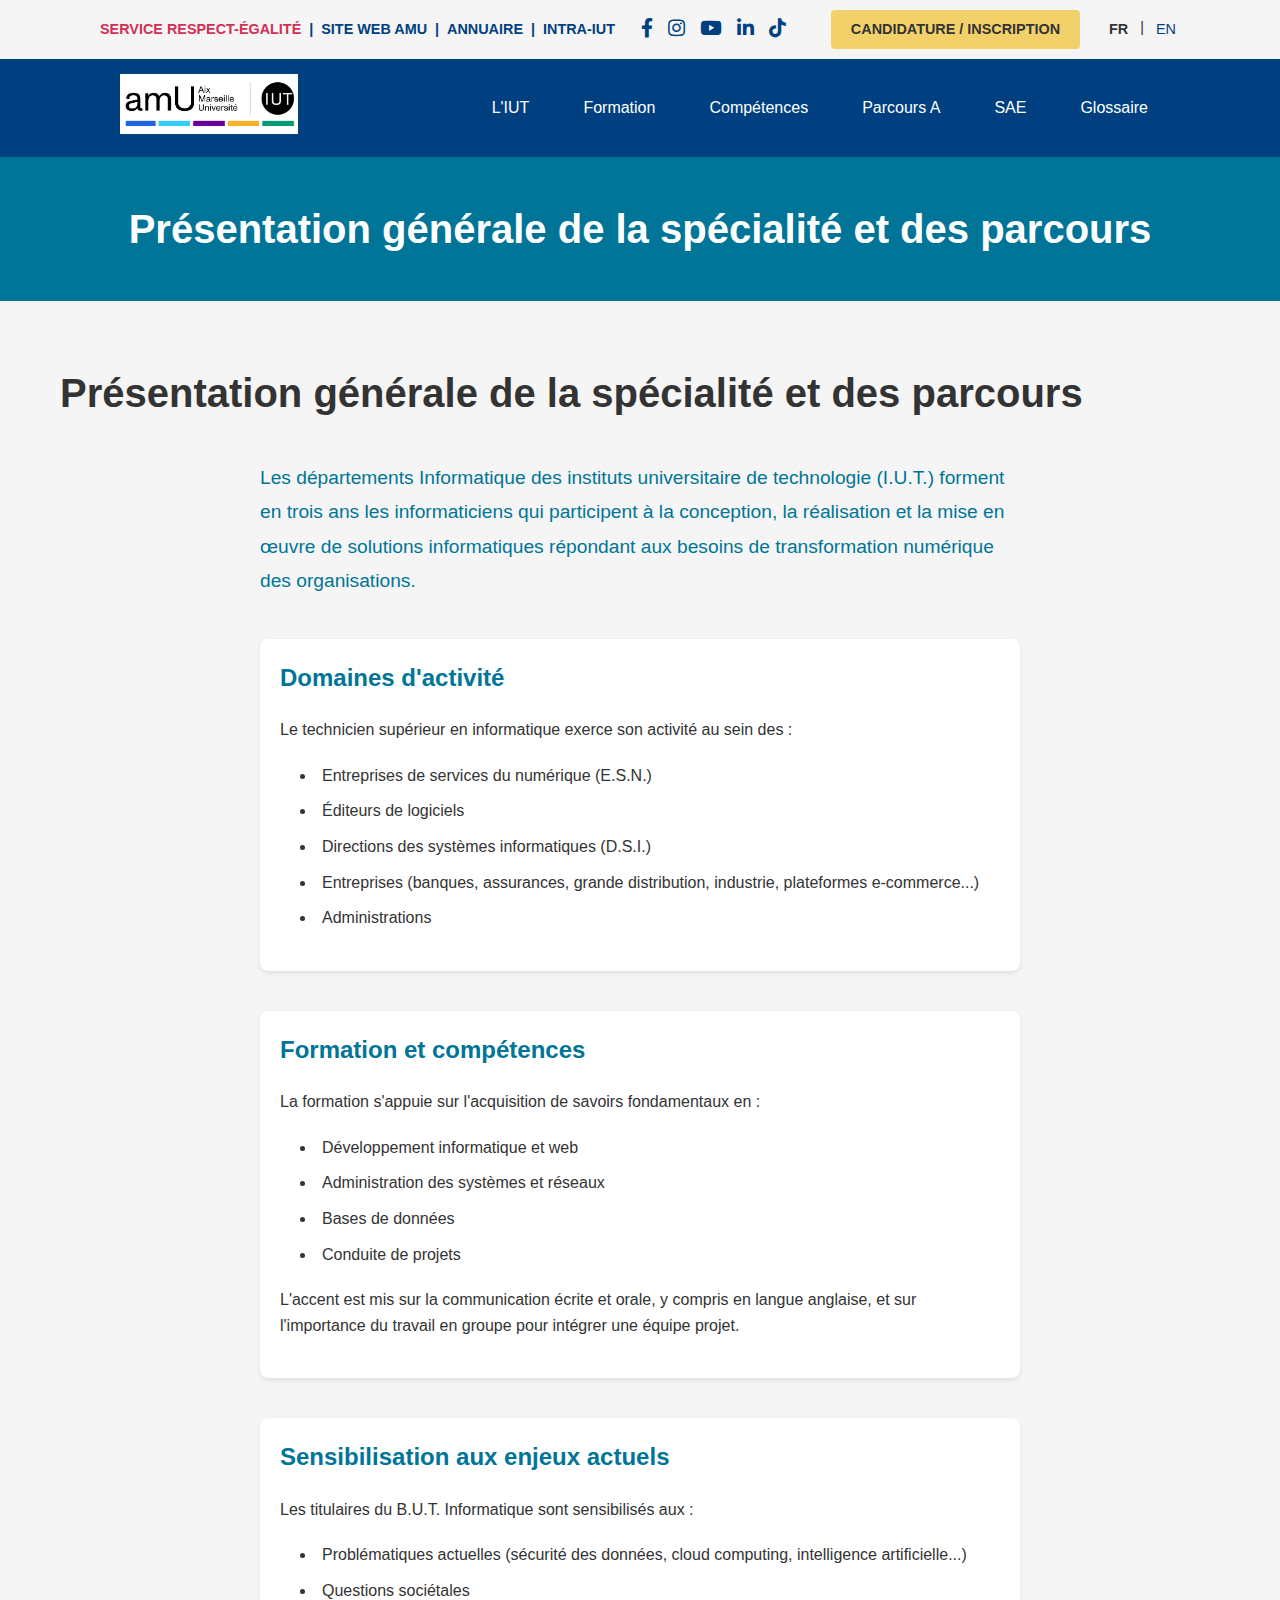
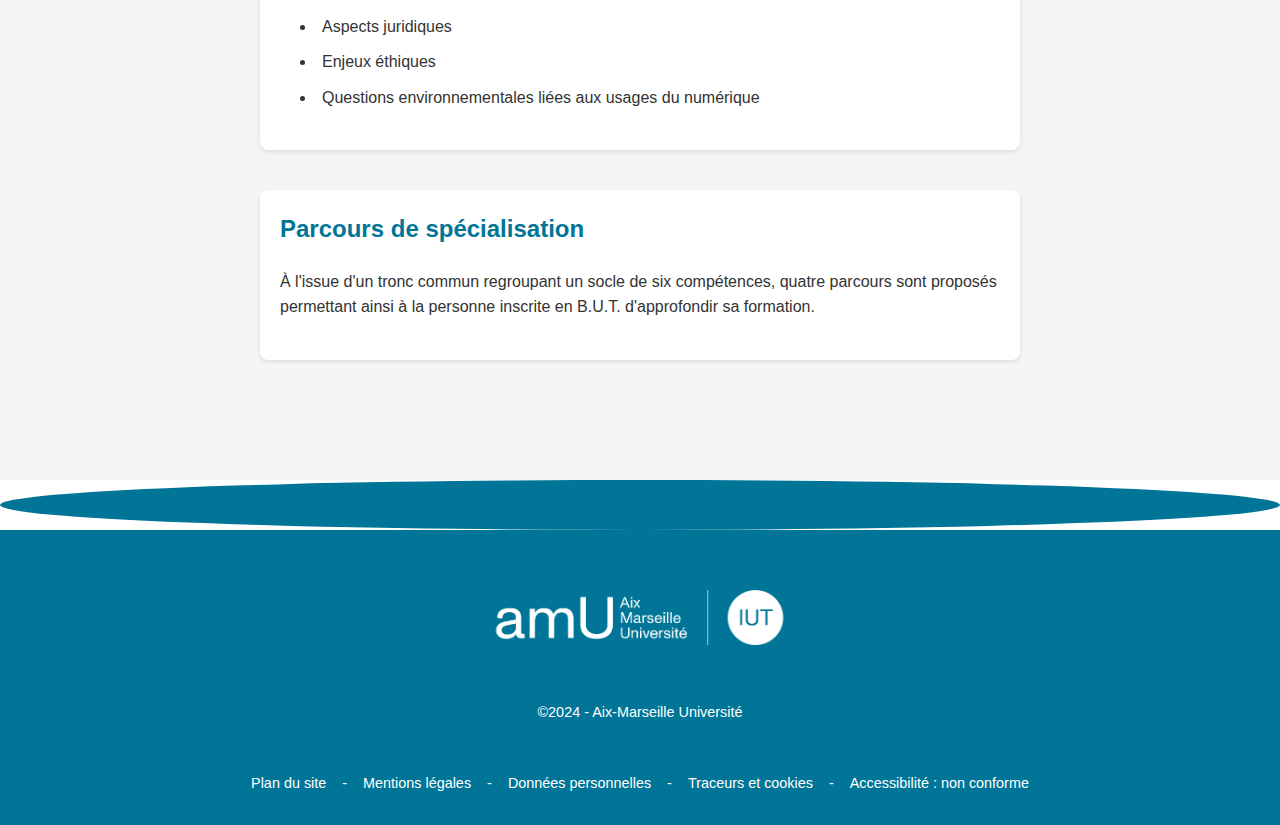
<file: index.html>
<!DOCTYPE html>
<html lang="fr">
<head>
    <meta charset="UTF-8">
    <meta name="viewport" content="width=device-width, initial-scale=1.0">
    <title>BUT Informatique Arles - IUT d'Aix-Marseille</title>
    <link rel="stylesheet" href="css/style.css">
    <link rel="stylesheet" href="css/header.css">
    <link rel="stylesheet" href="css/footer.css">
    <link rel="shortcut icon" href="./img/favicon.ico" type="image/x-icon">
    <link rel="stylesheet" href="https://cdnjs.cloudflare.com/ajax/libs/font-awesome/5.15.4/css/all.min.css">
    <link rel="stylesheet" href="https://cdnjs.cloudflare.com/ajax/libs/font-awesome/5.15.4/css/all.min.css">
</head>
<body>
    <header>
        <!-- En-tête supérieur -->
        <div class="header-top">
            <div class="container">
                <nav class="top-nav">
                    <a href="https://www.univ-amu.fr/fr/public/respect-egalite" class="highlight">SERVICE RESPECT-ÉGALITÉ</a>
                    <a href="https://www.univ-amu.fr/">SITE WEB AMU</a>
                    <a href="https://annuaire.univ-amu.fr/">ANNUAIRE</a>
                    <a href="https://intra-iut.univ-amu.fr/?check_logged_in=1">INTRA-IUT</a>
                </nav>
                <div class="top-right">
                    <div class="social-icons">
                        <a href="https://iut.univ-amu.fr/fr/actus-reseaux-sociaux"><i class="fab fa-facebook-f"></i></a>
                        <a href="https://www.instagram.com/iutaixmars/"><i class="fab fa-instagram"></i></a>
                        <a href="https://www.youtube.com/channel/UCWDTfF0ved1c_bChVrRjjog"><i class="fab fa-youtube"></i></a>
                        <a href="https://www.linkedin.com/school/iut-aix-marseille/?viewAsMember=true"><i class="fab fa-linkedin-in"></i></a>
                        <a href="https://www.tiktok.com/@iutaixmars"><i class="fab fa-tiktok"></i></a>
                    </div>
                    <a href="https://iut.univ-amu.fr/fr/candidature-inscription" class="btn-inscription">CANDIDATURE / INSCRIPTION</a>
                    <div class="lang-switch">
                        <a href="index.html" class="active">FR</a> |
                        <a href="index-en.html">EN</a>
                    </div>
                </div>
            </div>
        </div>

        <!-- En-tête principal -->
        <div class="header-main">
            <div class="container">
                <div class="logo">
                    <img src="./img/Logo IUT couleurs.png" alt="Logo AMU">
                </div>
                <nav class="main-nav">
                    <a href="./index.html" class="active">L'IUT</a>
                    <a href="./formation.html">Formation</a>
                    <a href="./competences.html">Compétences</a>
                    <a href="./parcours-a.html">Parcours A</a>
                    <a href="./sae.html">SAE</a>
                    <a href="./glossaire.html">Glossaire</a>
                </nav>
            </div>
        </div>
    </header>

    <main>
        <section class="hero-small">
            <div class="container">
                <h1>Présentation générale de la spécialité et des parcours</h1>
            </div>
        </section>

        <section id="presentation" class="section-light">
            <div class="container">
                <h1>Présentation générale de la spécialité et des parcours</h1>
                
                <div class="presentation-content">
                    <p class="intro">
                        Les départements Informatique des instituts universitaire de technologie (I.U.T.) forment en trois ans les informaticiens 
                        qui participent à la conception, la réalisation et la mise en œuvre de solutions informatiques répondant aux besoins de 
                        transformation numérique des organisations.
                    </p>

                    <div class="info-block">
                        <h2>Domaines d'activité</h2>
                        <p>
                            Le technicien supérieur en informatique exerce son activité au sein des :
                        </p>
                        <ul>
                            <li>Entreprises de services du numérique (E.S.N.)</li>
                            <li>Éditeurs de logiciels</li>
                            <li>Directions des systèmes informatiques (D.S.I.)</li>
                            <li>Entreprises (banques, assurances, grande distribution, industrie, plateformes e-commerce...)</li>
                            <li>Administrations</li>
                        </ul>
                    </div>

                    <div class="info-block">
                        <h2>Formation et compétences</h2>
                        <p>
                            La formation s'appuie sur l'acquisition de savoirs fondamentaux en :
                        </p>
                        <ul>
                            <li>Développement informatique et web</li>
                            <li>Administration des systèmes et réseaux</li>
                            <li>Bases de données</li>
                            <li>Conduite de projets</li>
                        </ul>
                        <p>
                            L'accent est mis sur la communication écrite et orale, y compris en langue anglaise, 
                            et sur l'importance du travail en groupe pour intégrer une équipe projet.
                        </p>
                    </div>

                    <div class="info-block">
                        <h2>Sensibilisation aux enjeux actuels</h2>
                        <p>
                            Les titulaires du B.U.T. Informatique sont sensibilisés aux :
                        </p>
                        <ul>
                            <li>Problématiques actuelles (sécurité des données, cloud computing, intelligence artificielle...)</li>
                            <li>Questions sociétales</li>
                            <li>Aspects juridiques</li>
                            <li>Enjeux éthiques</li>
                            <li>Questions environnementales liées aux usages du numérique</li>
                        </ul>
                    </div>

                    <div class="info-block">
                        <h2>Parcours de spécialisation</h2>
                        <p>
                            À l'issue d'un tronc commun regroupant un socle de six compétences, 
                            quatre parcours sont proposés permettant ainsi à la personne inscrite en B.U.T. 
                            d'approfondir sa formation.
                        </p>
                    </div>
                </div>
            </div>
        </section>
    </main>

    <footer>
        <div class="container">
            <div class="footer-content">
                <div class="footer-logo">
                    <img src="./img/Logo IUT blanc.png" alt="Logo AMU">
                </div>
                <div class="footer-copyright">
                    ©2024 - Aix-Marseille Université
                </div>
                <div class="footer-links">
                    <a href="https://iut.univ-amu.fr/fr/plan-site">Plan du site</a>
                    <span>-</span>
                    <a href="https://www.univ-amu.fr/fr/public/mentions-legales">Mentions légales</a>
                    <span>-</span>
                    <a href="https://www.univ-amu.fr/fr/public/donnees-personnelles-et-saisine-du-dpo">Données personnelles</a>
                    <span>-</span>
                    <a href="https://www.univ-amu.fr/fr/public/traceurs-et-cookies">Traceurs et cookies</a>
                    <span>-</span>
                    <a href="https://iut.univ-amu.fr/fr/declaration-daccessibilite">Accessibilité : non conforme</a>
                </div>
            </div>
        </div>
    </footer>
</body>
</html>
</file>
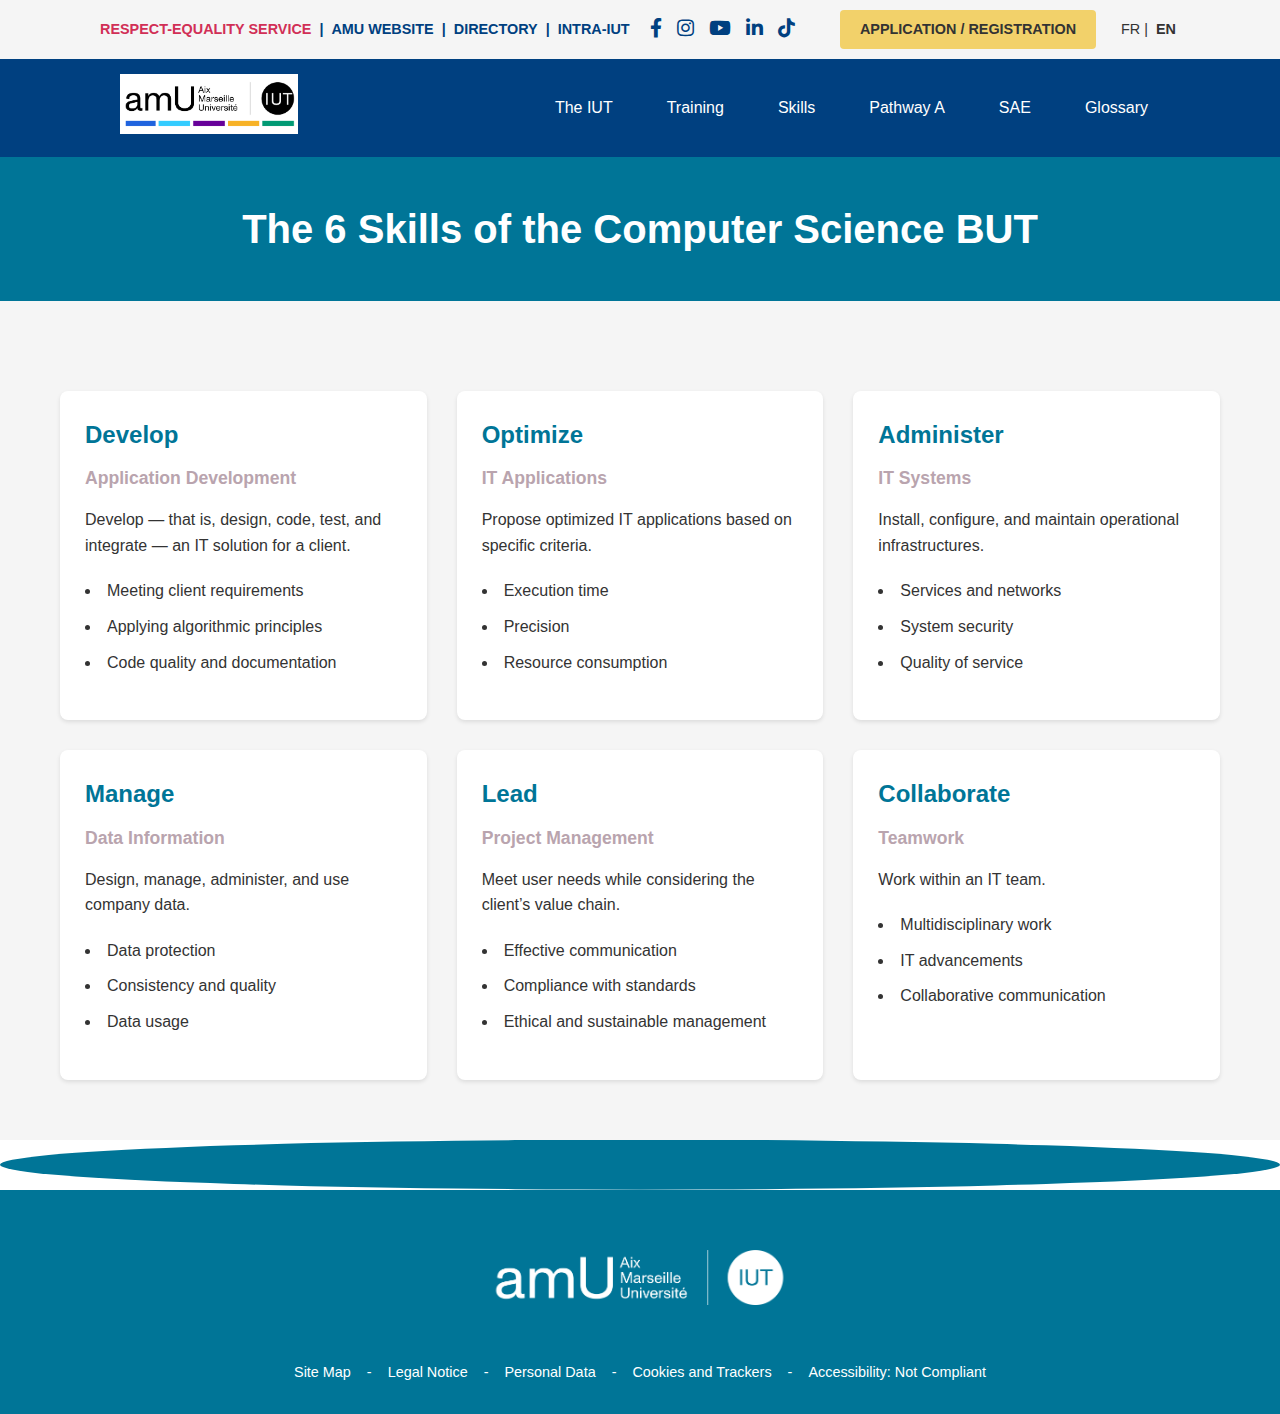
<file: competences-en.html>
<!DOCTYPE html>
<html lang="en">
<head>
    <meta charset="UTF-8">
    <meta name="viewport" content="width=device-width, initial-scale=1.0">
    <title>Skills - Computer Science BUT - IUT of Aix-Marseille</title>
    <link rel="stylesheet" href="css/style.css">
    <link rel="stylesheet" href="css/header.css">
    <link rel="stylesheet" href="css/footer.css">
    <link rel="shortcut icon" href="./img/favicon.ico" type="image/x-icon">
    <link rel="stylesheet" href="https://cdnjs.cloudflare.com/ajax/libs/font-awesome/5.15.4/css/all.min.css">
    <link rel="stylesheet" href="https://cdnjs.cloudflare.com/ajax/libs/font-awesome/5.15.4/css/all.min.css">
</head>
<body>
    <header>
        <div class="header-top">
            <div class="container">
                <nav class="top-nav">
                    <a href="https://www.univ-amu.fr/fr/public/respect-egalite">RESPECT-EQUALITY SERVICE</a>
                    <a href="https://www.univ-amu.fr/">AMU WEBSITE</a>
                    <a href="https://annuaire.univ-amu.fr/">DIRECTORY</a>
                    <a href="https://intra-iut.univ-amu.fr/?check_logged_in=1">INTRA-IUT</a>
                </nav>
                <div class="top-right">
                    <div class="social-icons">
                        <a href="https://iut.univ-amu.fr/fr/actus-reseaux-sociaux"><i class="fab fa-facebook-f"></i></a>
                        <a href="https://www.instagram.com/iutaixmars/"><i class="fab fa-instagram"></i></a>
                        <a href="https://www.youtube.com/channel/UCWDTfF0ved1c_bChVrRjjog"><i class="fab fa-youtube"></i></a>
                        <a href="https://www.linkedin.com/school/iut-aix-marseille/?viewAsMember=true"><i class="fab fa-linkedin-in"></i></a>
                        <a href="https://www.tiktok.com/@iutaixmars"><i class="fab fa-tiktok"></i></a>
                    </div>
                    <a href="https://iut.univ-amu.fr/fr/candidature-inscription" class="btn-inscription">APPLICATION / REGISTRATION</a>
                    <div class="lang-switch">
                        <FR href="competences.html">FR</a> |
                        <a href="competences-en.html"class="active">EN</a>
                    </div>
                </div>
            </div>
        </div>
        <div class="header-main">
            <div class="container">
                <div class="logo">
                    <img src="./img/Logo IUT couleurs.png" alt="AMU Logo">
                </div>
                <nav class="main-nav">
                    <a href="./index-en.html">The IUT</a>
                    <a href="./formation-en.html">Training</a>
                    <a href="./competences-en.html" class="active">Skills</a>
                    <a href="./parcours-a-en.html">Pathway A</a>
                    <a href="./sae-en.html">SAE</a>
                    <a href="./glossaire-en.html">Glossary</a>
                </nav>
            </div>
        </div>
    </header>


    <main>
        <section class="hero-small">
            <div class="container">
                <h1>The 6 Skills of the Computer Science BUT</h1>
            </div>
        </section>

        <section class="section-light">
            <div class="container">
                <div class="competences-grid">
                    <div class="competence-card">
                        <h3>Develop</h3>
                        <h4>Application Development</h4>
                        <p>Develop — that is, design, code, test, and integrate — an IT solution for a client.</p>
                        <ul>
                            <li>Meeting client requirements</li>
                            <li>Applying algorithmic principles</li>
                            <li>Code quality and documentation</li>
                        </ul>
                    </div>

                    <div class="competence-card">
                        <h3>Optimize</h3>
                        <h4>IT Applications</h4>
                        <p>Propose optimized IT applications based on specific criteria.</p>
                        <ul>
                            <li>Execution time</li>
                            <li>Precision</li>
                            <li>Resource consumption</li>
                        </ul>
                    </div>

                    <div class="competence-card">
                        <h3>Administer</h3>
                        <h4>IT Systems</h4>
                        <p>Install, configure, and maintain operational infrastructures.</p>
                        <ul>
                            <li>Services and networks</li>
                            <li>System security</li>
                            <li>Quality of service</li>
                        </ul>
                    </div>

                    <div class="competence-card">
                        <h3>Manage</h3>
                        <h4>Data Information</h4>
                        <p>Design, manage, administer, and use company data.</p>
                        <ul>
                            <li>Data protection</li>
                            <li>Consistency and quality</li>
                            <li>Data usage</li>
                        </ul>
                    </div>

                    <div class="competence-card">
                        <h3>Lead</h3>
                        <h4>Project Management</h4>
                        <p>Meet user needs while considering the client’s value chain.</p>
                        <ul>
                            <li>Effective communication</li>
                            <li>Compliance with standards</li>
                            <li>Ethical and sustainable management</li>
                        </ul>
                    </div>

                    <div class="competence-card">
                        <h3>Collaborate</h3>
                        <h4>Teamwork</h4>
                        <p>Work within an IT team.</p>
                        <ul>
                            <li>Multidisciplinary work</li>
                            <li>IT advancements</li>
                            <li>Collaborative communication</li>
                        </ul>
                    </div>
                </div>
            </div>
        </section>
    </main>

    <footer>
        <div class="container">
            <div class="footer-content">
                <div class="footer-logo">
                    <img src="./img/Logo IUT blanc.png" alt="AMU Logo">
                </div>
                <div class="footer-links">
                    <a href="https://iut.univ-amu.fr/fr/plan-site">Site Map</a>
                    <span>-</span>
                    <a href="https://www.univ-amu.fr/fr/public/mentions-legales">Legal Notice</a>
                    <span>-</span>
                    <a href="https://www.univ-amu.fr/fr/public/donnees-personnelles-et-saisine-du-dpo">Personal Data</a>
                    <span>-</span>
                    <a href="https://www.univ-amu.fr/fr/public/traceurs-et-cookies">Cookies and Trackers</a>
                    <span>-</span>
                    <a href="https://iut.univ-amu.fr/fr/declaration-daccessibilite">Accessibility: Not Compliant</a>
                </div>
            </div>
        </div>
    </footer>
</body>
</html>
</file>
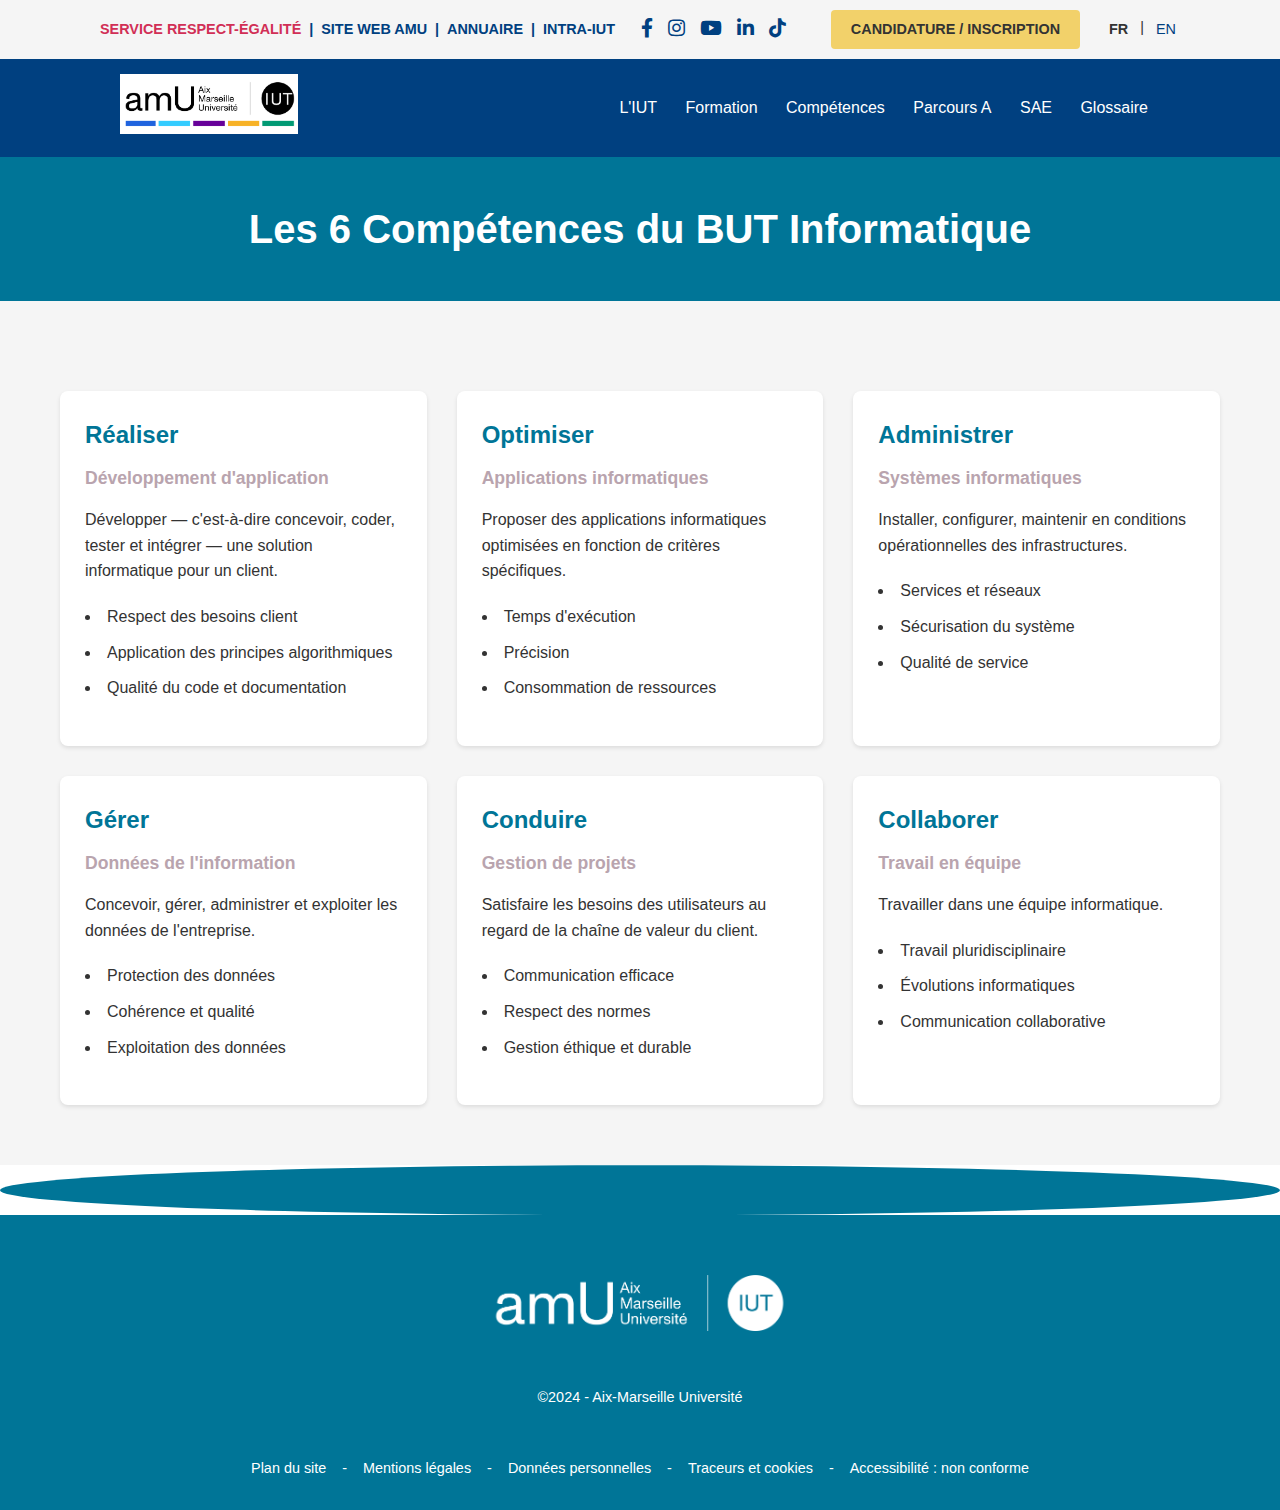
<file: competences.html>
<!DOCTYPE html>
<html lang="fr">
<head>
    <meta charset="UTF-8">
    <meta name="viewport" content="width=device-width, initial-scale=1.0">
    <title>Compétences - BUT Informatique - IUT d'Aix-Marseille</title>
    <link rel="stylesheet" href="css/style.css">
    <link rel="stylesheet" href="css/header.css">
    <link rel="stylesheet" href="css/footer.css">
    <link rel="shortcut icon" href="./img/favicon.ico" type="image/x-icon">
    <link rel="stylesheet" href="https://cdnjs.cloudflare.com/ajax/libs/font-awesome/5.15.4/css/all.min.css">
    <link rel="stylesheet" href="https://cdnjs.cloudflare.com/ajax/libs/font-awesome/5.15.4/css/all.min.css">
</head>
<body>
    <header>
        <div class="header-top">
            <div class="container">
                <nav class="top-nav">
                    <a href="https://www.univ-amu.fr/fr/public/respect-egalite" class="highlight">SERVICE RESPECT-ÉGALITÉ</a>
                    <a href="https://www.univ-amu.fr/">SITE WEB AMU</a>
                    <a href="https://annuaire.univ-amu.fr/">ANNUAIRE</a>
                    <a href="https://intra-iut.univ-amu.fr/?check_logged_in=1">INTRA-IUT</a>
                </nav>
                <div class="top-right">
                    <div class="social-icons">
                        <a href="https://iut.univ-amu.fr/fr/actus-reseaux-sociaux"><i class="fab fa-facebook-f"></i></a>
                        <a href="https://www.instagram.com/iutaixmars/"><i class="fab fa-instagram"></i></a>
                        <a href="https://www.youtube.com/channel/UCWDTfF0ved1c_bChVrRjjog"><i class="fab fa-youtube"></i></a>
                        <a href="https://www.linkedin.com/school/iut-aix-marseille/?viewAsMember=true"><i class="fab fa-linkedin-in"></i></a>
                        <a href="https://www.tiktok.com/@iutaixmars"><i class="fab fa-tiktok"></i></a>
                    </div>
                    <a href="https://iut.univ-amu.fr/fr/candidature-inscription" class="btn-inscription">CANDIDATURE / INSCRIPTION</a>
                    <div class="lang-switch">
                        <a href="index.html" class="active">FR</a> |
                        <a href="index-en.html">EN</a>
                    </div>
                </div>
            </div>
        </div>
        <div class="header-main">
            <div class="container">
                <div class="logo">
                    <img src="./img/Logo IUT couleurs.png" alt="Logo AMU">
                </div>
                <nav class="main-nav">
                    <div class="nav-item">
                    <a href="./index.html">L'IUT</a>
                    <a href="./formation.html">Formation</a>
                    <a href="./competences.html">Compétences</a>
                    <a href="./parcours-a.html">Parcours A</a>
                    <a href="./sae.html">SAE</a>
                    <a href="./glossaire.html">Glossaire</a>
                </div>
                </nav>
            </div>
        </div>
    </header>


    <main>
        <section class="hero-small">
            <div class="container">
                <h1>Les 6 Compétences du BUT Informatique</h1>
            </div>
        </section>

        <section class="section-light">
            <div class="container">
                <div class="competences-grid">
                    <div class="competence-card">
                        <h3>Réaliser</h3>
                        <h4>Développement d'application</h4>
                        <p>Développer — c'est-à-dire concevoir, coder, tester et intégrer — une solution informatique pour un client.</p>
                        <ul>
                            <li>Respect des besoins client</li>
                            <li>Application des principes algorithmiques</li>
                            <li>Qualité du code et documentation</li>
                        </ul>
                    </div>

                    <div class="competence-card">
                        <h3>Optimiser</h3>
                        <h4>Applications informatiques</h4>
                        <p>Proposer des applications informatiques optimisées en fonction de critères spécifiques.</p>
                        <ul>
                            <li>Temps d'exécution</li>
                            <li>Précision</li>
                            <li>Consommation de ressources</li>
                        </ul>
                    </div>

                    <div class="competence-card">
                        <h3>Administrer</h3>
                        <h4>Systèmes informatiques</h4>
                        <p>Installer, configurer, maintenir en conditions opérationnelles des infrastructures.</p>
                        <ul>
                            <li>Services et réseaux</li>
                            <li>Sécurisation du système</li>
                            <li>Qualité de service</li>
                        </ul>
                    </div>

                    <div class="competence-card">
                        <h3>Gérer</h3>
                        <h4>Données de l'information</h4>
                        <p>Concevoir, gérer, administrer et exploiter les données de l'entreprise.</p>
                        <ul>
                            <li>Protection des données</li>
                            <li>Cohérence et qualité</li>
                            <li>Exploitation des données</li>
                        </ul>
                    </div>

                    <div class="competence-card">
                        <h3>Conduire</h3>
                        <h4>Gestion de projets</h4>
                        <p>Satisfaire les besoins des utilisateurs au regard de la chaîne de valeur du client.</p>
                        <ul>
                            <li>Communication efficace</li>
                            <li>Respect des normes</li>
                            <li>Gestion éthique et durable</li>
                        </ul>
                    </div>

                    <div class="competence-card">
                        <h3>Collaborer</h3>
                        <h4>Travail en équipe</h4>
                        <p>Travailler dans une équipe informatique.</p>
                        <ul>
                            <li>Travail pluridisciplinaire</li>
                            <li>Évolutions informatiques</li>
                            <li>Communication collaborative</li>
                        </ul>
                    </div>
                </div>
            </div>
        </section>
    </main>

    <footer>
        <div class="container">
            <div class="footer-content">
                <div class="footer-logo">
                    <img src="./img/Logo IUT blanc.png" alt="Logo AMU">
                </div>
                <div class="footer-copyright">
                    ©2024 - Aix-Marseille Université
                </div>
                <div class="footer-links">
                    <a href="https://iut.univ-amu.fr/fr/plan-site">Plan du site</a>
                    <span>-</span>
                    <a href="https://www.univ-amu.fr/fr/public/mentions-legales">Mentions légales</a>
                    <span>-</span>
                    <a href="https://www.univ-amu.fr/fr/public/donnees-personnelles-et-saisine-du-dpo">Données personnelles</a>
                    <span>-</span>
                    <a href="https://www.univ-amu.fr/fr/public/traceurs-et-cookies">Traceurs et cookies</a>
                    <span>-</span>
                    <a href="https://iut.univ-amu.fr/fr/declaration-daccessibilite">Accessibilité : non conforme</a>
                </div>
            </div>
        </div>
    </footer>
</body>
</html>
</file>
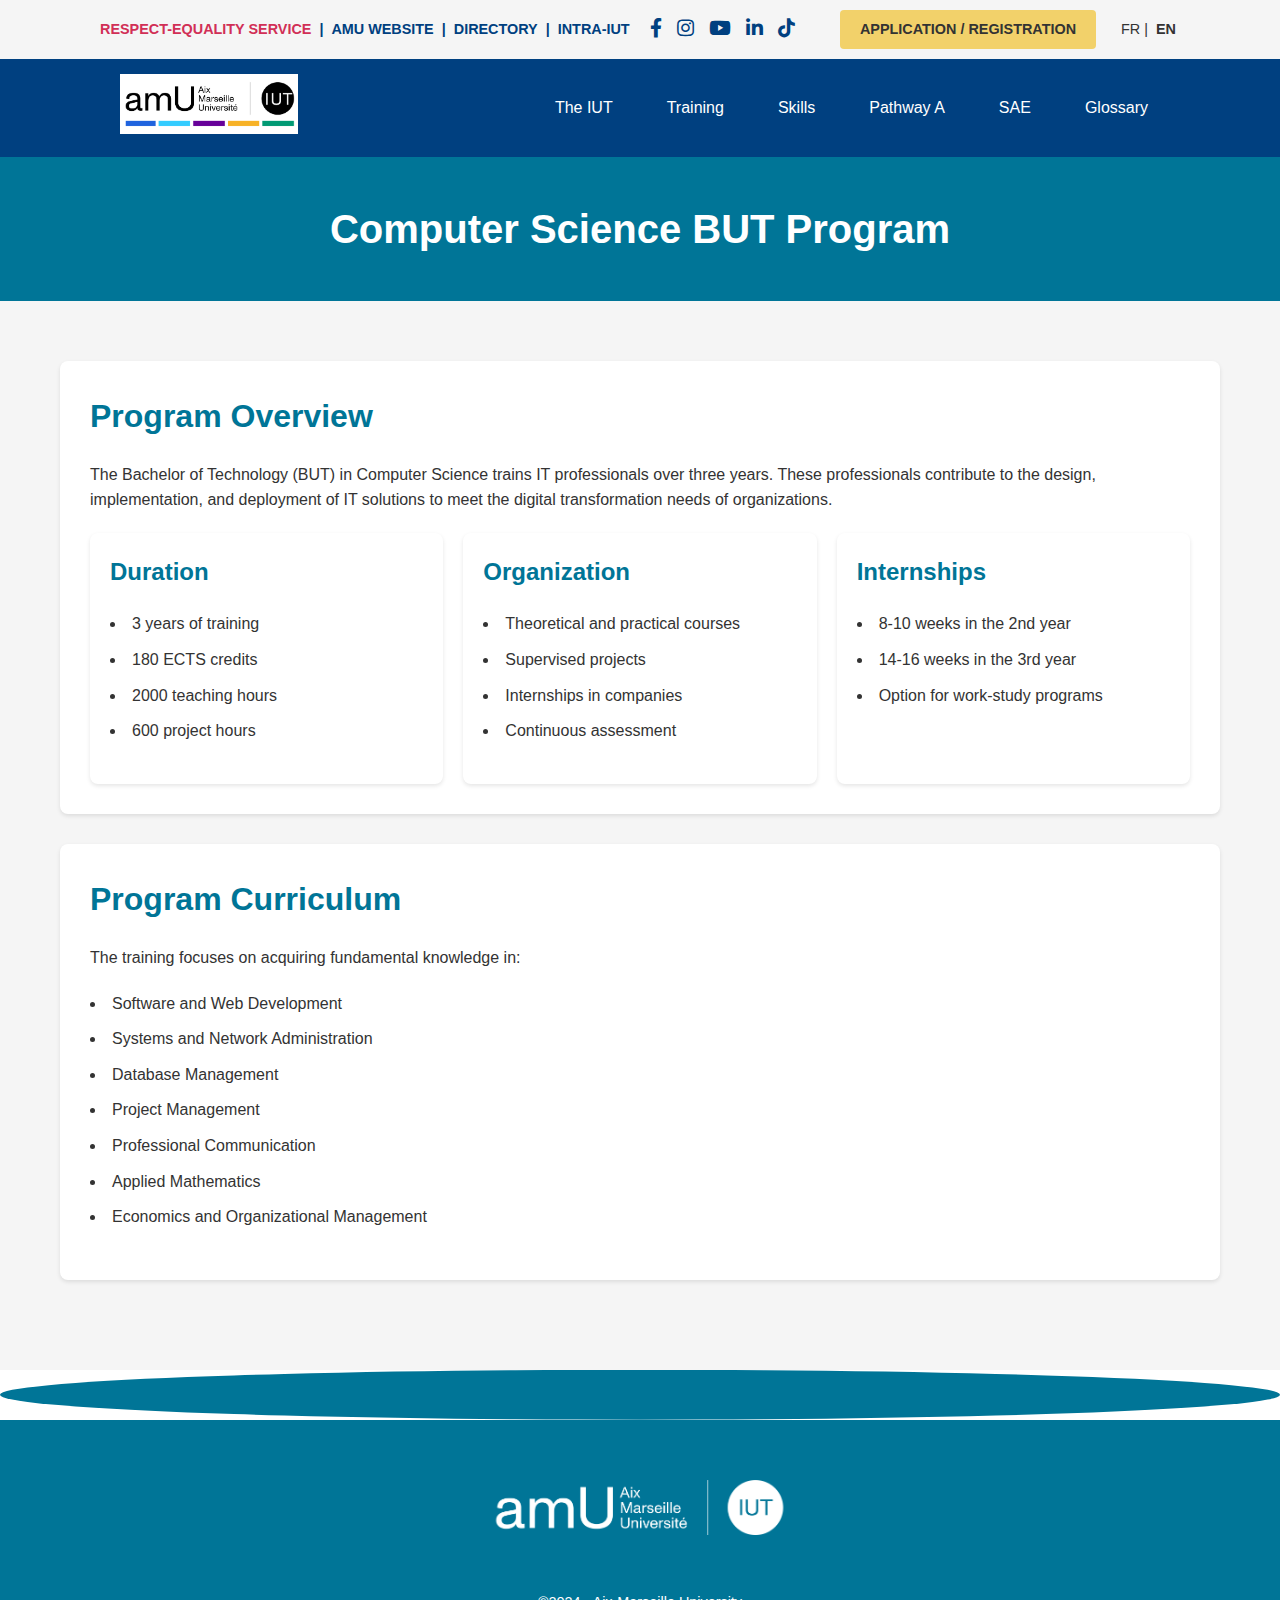
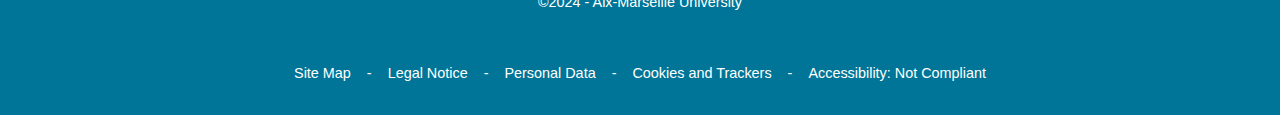
<file: formation-en.html>
<!DOCTYPE html>
<html lang="en">
<head>
    <meta charset="UTF-8">
    <meta name="viewport" content="width=device-width, initial-scale=1.0">
    <title>Computer Science BUT Program - IUT of Aix-Marseille</title>
    <link rel="stylesheet" href="css/style.css">
    <link rel="stylesheet" href="css/header.css">
    <link rel="stylesheet" href="css/footer.css">
    <link rel="shortcut icon" href="./img/favicon.ico" type="image/x-icon">
    <link rel="stylesheet" href="https://cdnjs.cloudflare.com/ajax/libs/font-awesome/5.15.4/css/all.min.css">
    <link rel="stylesheet" href="https://cdnjs.cloudflare.com/ajax/libs/font-awesome/5.15.4/css/all.min.css">
</head>
<body>
    <header>
        <div class="header-top">
            <div class="container">
                <nav class="top-nav">
                    <a href="https://www.univ-amu.fr/fr/public/respect-egalite">RESPECT-EQUALITY SERVICE</a>
                    <a href="https://www.univ-amu.fr/">AMU WEBSITE</a>
                    <a href="https://annuaire.univ-amu.fr/">DIRECTORY</a>
                    <a href="https://intra-iut.univ-amu.fr/?check_logged_in=1">INTRA-IUT</a>
                </nav>
                <div class="top-right">
                    <div class="social-icons">
                        <a href="https://iut.univ-amu.fr/fr/actus-reseaux-sociaux"><i class="fab fa-facebook-f"></i></a>
                        <a href="https://www.instagram.com/iutaixmars/"><i class="fab fa-instagram"></i></a>
                        <a href="https://www.youtube.com/channel/UCWDTfF0ved1c_bChVrRjjog"><i class="fab fa-youtube"></i></a>
                        <a href="https://www.linkedin.com/school/iut-aix-marseille/?viewAsMember=true"><i class="fab fa-linkedin-in"></i></a>
                        <a href="https://www.tiktok.com/@iutaixmars"><i class="fab fa-tiktok"></i></a>
                    </div>
                    <a href="https://iut.univ-amu.fr/fr/candidature-inscription" class="btn-inscription">APPLICATION / REGISTRATION</a>
                    <div class="lang-switch">
                        <FR href="formation.html">FR</a> |
                        <a href="formation-en.html"class="active">EN</a>
                    </div>
                </div>
            </div>
        </div>
        <div class="header-main">
            <div class="container">
                <div class="logo">
                    <img src="./img/Logo IUT couleurs.png" alt="AMU Logo">
                </div>
                <nav class="main-nav">
                    <a href="./index-en.html">The IUT</a>
                    <a href="./formation-en.html" class="active">Training</a>
                    <a href="./competences-en.html">Skills</a>
                    <a href="./parcours-a-en.html">Pathway A</a>
                    <a href="./sae-en.html">SAE</a>
                    <a href="./glossaire-en.html">Glossary</a>
                </nav>
            </div>
        </div>
    </header>

    <main>
        <section class="hero-small">
            <div class="container">
                <h1>Computer Science BUT Program</h1>
            </div>
        </section>

        <section class="section-light">
            <div class="container">
                <div class="content-block">
                    <h2>Program Overview</h2>
                    <p>The Bachelor of Technology (BUT) in Computer Science trains IT professionals over three years. These professionals contribute to the design, implementation, and deployment of IT solutions to meet the digital transformation needs of organizations.</p>
                    
                    <div class="info-grid">
                        <div class="info-card">
                            <h3>Duration</h3>
                            <ul>
                                <li>3 years of training</li>
                                <li>180 ECTS credits</li>
                                <li>2000 teaching hours</li>
                                <li>600 project hours</li>
                            </ul>
                        </div>
                        
                        <div class="info-card">
                            <h3>Organization</h3>
                            <ul>
                                <li>Theoretical and practical courses</li>
                                <li>Supervised projects</li>
                                <li>Internships in companies</li>
                                <li>Continuous assessment</li>
                            </ul>
                        </div>

                        <div class="info-card">
                            <h3>Internships</h3>
                            <ul>
                                <li>8-10 weeks in the 2nd year</li>
                                <li>14-16 weeks in the 3rd year</li>
                                <li>Option for work-study programs</li>
                            </ul>
                        </div>
                    </div>
                </div>

                <div class="content-block">
                    <h2>Program Curriculum</h2>
                    <p>The training focuses on acquiring fundamental knowledge in:</p>
                    <ul>
                        <li>Software and Web Development</li>
                        <li>Systems and Network Administration</li>
                        <li>Database Management</li>
                        <li>Project Management</li>
                        <li>Professional Communication</li>
                        <li>Applied Mathematics</li>
                        <li>Economics and Organizational Management</li>
                    </ul>
                </div>
            </div>
        </section>
    </main>

    <footer>
        <div class="container">
            <div class="footer-content">
                <div class="footer-logo">
                    <img src="./img/Logo IUT blanc.png" alt="AMU Logo">
                </div>
                <div class="footer-copyright">
                    ©2024 - Aix-Marseille University
                </div>
                <div class="footer-links">
                    <a href="https://iut.univ-amu.fr/fr/plan-site">Site Map</a>
                    <span>-</span>
                    <a href="https://www.univ-amu.fr/fr/public/mentions-legales">Legal Notice</a>
                    <span>-</span>
                    <a href="https://www.univ-amu.fr/fr/public/donnees-personnelles-et-saisine-du-dpo">Personal Data</a>
                    <span>-</span>
                    <a href="https://www.univ-amu.fr/fr/public/traceurs-et-cookies">Cookies and Trackers</a>
                    <span>-</span>
                    <a href="https://iut.univ-amu.fr/fr/declaration-daccessibilite">Accessibility: Not Compliant</a>
                </div>
            </div>
        </div>
    </footer>
</body>
</html>
</file>
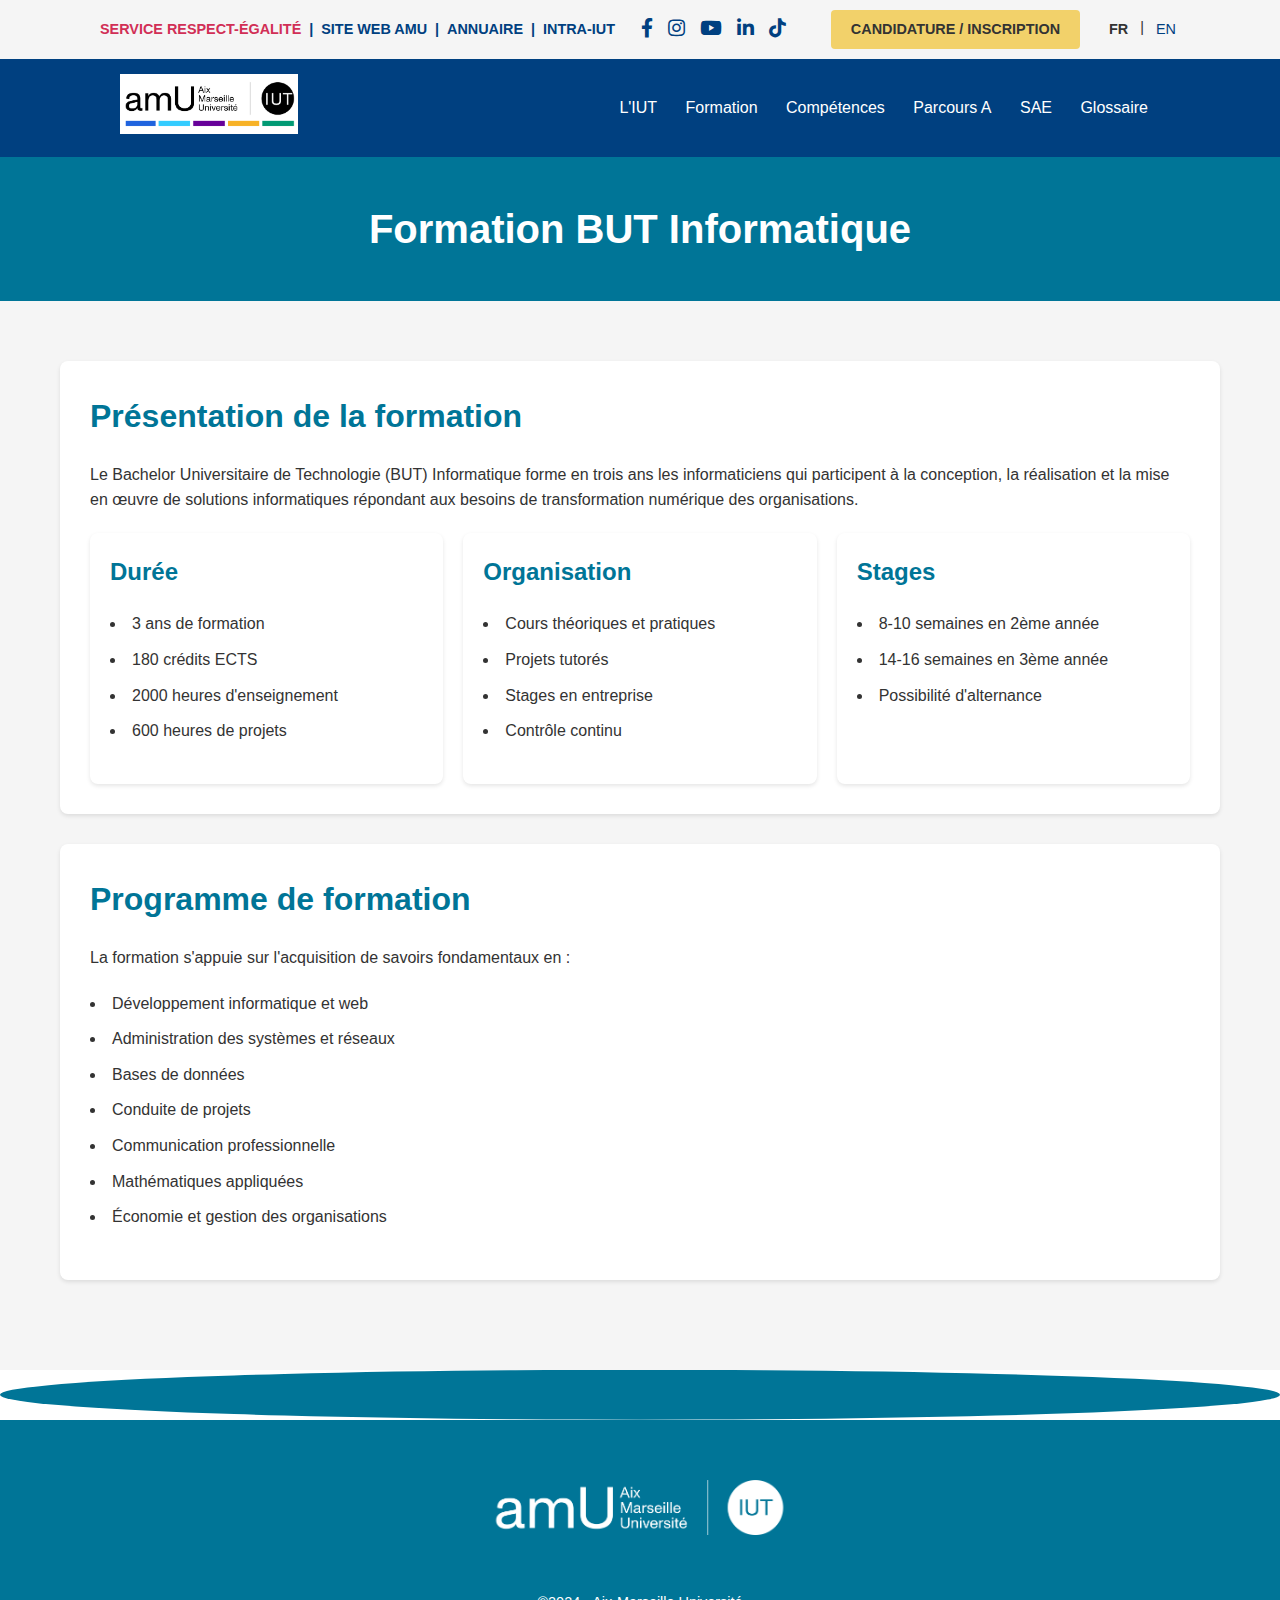
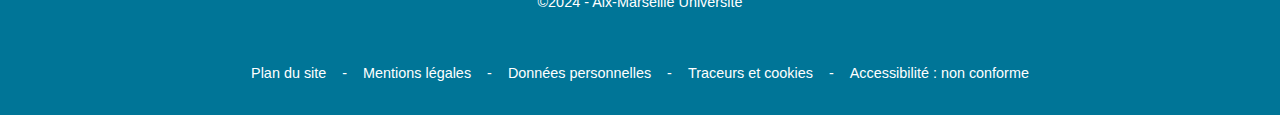
<file: formation.html>
<!DOCTYPE html>
<html lang="fr">
<head>
    <meta charset="UTF-8">
    <meta name="viewport" content="width=device-width, initial-scale=1.0">
    <title>Formation BUT Informatique - IUT d'Aix-Marseille</title>
    <link rel="stylesheet" href="css/style.css">
    <link rel="stylesheet" href="css/header.css">
    <link rel="stylesheet" href="css/footer.css">
    <link rel="shortcut icon" href="./img/favicon.ico" type="image/x-icon">
    <link rel="stylesheet" href="https://cdnjs.cloudflare.com/ajax/libs/font-awesome/5.15.4/css/all.min.css">
    <link rel="stylesheet" href="https://cdnjs.cloudflare.com/ajax/libs/font-awesome/5.15.4/css/all.min.css">
</head>
<body>
    <header>
        <div class="header-top">
            <div class="container">
                <nav class="top-nav">
                    <a href="https://www.univ-amu.fr/fr/public/respect-egalite" class="highlight">SERVICE RESPECT-ÉGALITÉ</a>
                    <a href="https://www.univ-amu.fr/">SITE WEB AMU</a>
                    <a href="https://annuaire.univ-amu.fr/">ANNUAIRE</a>
                    <a href="https://intra-iut.univ-amu.fr/?check_logged_in=1">INTRA-IUT</a>
                </nav>
                <div class="top-right">
                    <div class="social-icons">
                        <a href="https://iut.univ-amu.fr/fr/actus-reseaux-sociaux"><i class="fab fa-facebook-f"></i></a>
                        <a href="https://www.instagram.com/iutaixmars/"><i class="fab fa-instagram"></i></a>
                        <a href="https://www.youtube.com/channel/UCWDTfF0ved1c_bChVrRjjog"><i class="fab fa-youtube"></i></a>
                        <a href="https://www.linkedin.com/school/iut-aix-marseille/?viewAsMember=true"><i class="fab fa-linkedin-in"></i></a>
                        <a href="https://www.tiktok.com/@iutaixmars"><i class="fab fa-tiktok"></i></a>
                    </div>
                    <a href="https://iut.univ-amu.fr/fr/candidature-inscription" class="btn-inscription">CANDIDATURE / INSCRIPTION</a>
                    <div class="lang-switch">
                        <a href="index.html" class="active">FR</a> |
                        <a href="index-en.html">EN</a>
                    </div>
                </div>
            </div>
        </div>
        <div class="header-main">
            <div class="container">
                <div class="logo">
                    <img src="./img/Logo IUT couleurs.png" alt="Logo AMU">
                </div>
                <nav class="main-nav">
                    <div class="nav-item">
                    <a href="./index.html">L'IUT</a>
                    <a href="./formation.html">Formation</a>
                    <a href="./competences.html">Compétences</a>
                    <a href="./parcours-a.html">Parcours A</a>
                    <a href="./sae.html">SAE</a>
                    <a href="./glossaire.html">Glossaire</a>
                </div>
                </nav>
            </div>
        </div>
    </header>


    <main>
        <section class="hero-small">
            <div class="container">
                <h1>Formation BUT Informatique</h1>
            </div>
        </section>

        <section class="section-light">
            <div class="container">
                <div class="content-block">
                    <h2>Présentation de la formation</h2>
                    <p>Le Bachelor Universitaire de Technologie (BUT) Informatique forme en trois ans les informaticiens qui participent à la conception, la réalisation et la mise en œuvre de solutions informatiques répondant aux besoins de transformation numérique des organisations.</p>
                    
                    <div class="info-grid">
                        <div class="info-card">
                            <h3>Durée</h3>
                            <ul>
                                <li>3 ans de formation</li>
                                <li>180 crédits ECTS</li>
                                <li>2000 heures d'enseignement</li>
                                <li>600 heures de projets</li>
                            </ul>
                        </div>
                        
                        <div class="info-card">
                            <h3>Organisation</h3>
                            <ul>
                                <li>Cours théoriques et pratiques</li>
                                <li>Projets tutorés</li>
                                <li>Stages en entreprise</li>
                                <li>Contrôle continu</li>
                            </ul>
                        </div>

                        <div class="info-card">
                            <h3>Stages</h3>
                            <ul>
                                <li>8-10 semaines en 2ème année</li>
                                <li>14-16 semaines en 3ème année</li>
                                <li>Possibilité d'alternance</li>
                            </ul>
                        </div>
                    </div>
                </div>

                <div class="content-block">
                    <h2>Programme de formation</h2>
                    <p>La formation s'appuie sur l'acquisition de savoirs fondamentaux en :</p>
                    <ul>
                        <li>Développement informatique et web</li>
                        <li>Administration des systèmes et réseaux</li>
                        <li>Bases de données</li>
                        <li>Conduite de projets</li>
                        <li>Communication professionnelle</li>
                        <li>Mathématiques appliquées</li>
                        <li>Économie et gestion des organisations</li>
                    </ul>
                </div>
            </div>
        </section>
    </main>

    <footer>
        <div class="container">
            <div class="footer-content">
                <div class="footer-logo">
                    <img src="./img/Logo IUT blanc.png" alt="Logo AMU">
                </div>
                <div class="footer-copyright">
                    ©2024 - Aix-Marseille Université
                </div>
                <div class="footer-links">
                    <a href="https://iut.univ-amu.fr/fr/plan-site">Plan du site</a>
                    <span>-</span>
                    <a href="https://www.univ-amu.fr/fr/public/mentions-legales">Mentions légales</a>
                    <span>-</span>
                    <a href="https://www.univ-amu.fr/fr/public/donnees-personnelles-et-saisine-du-dpo">Données personnelles</a>
                    <span>-</span>
                    <a href="https://www.univ-amu.fr/fr/public/traceurs-et-cookies">Traceurs et cookies</a>
                    <span>-</span>
                    <a href="https://iut.univ-amu.fr/fr/declaration-daccessibilite">Accessibilité : non conforme</a>
                </div>
            </div>
        </div>
    </footer>
</body>
</html>
</file>
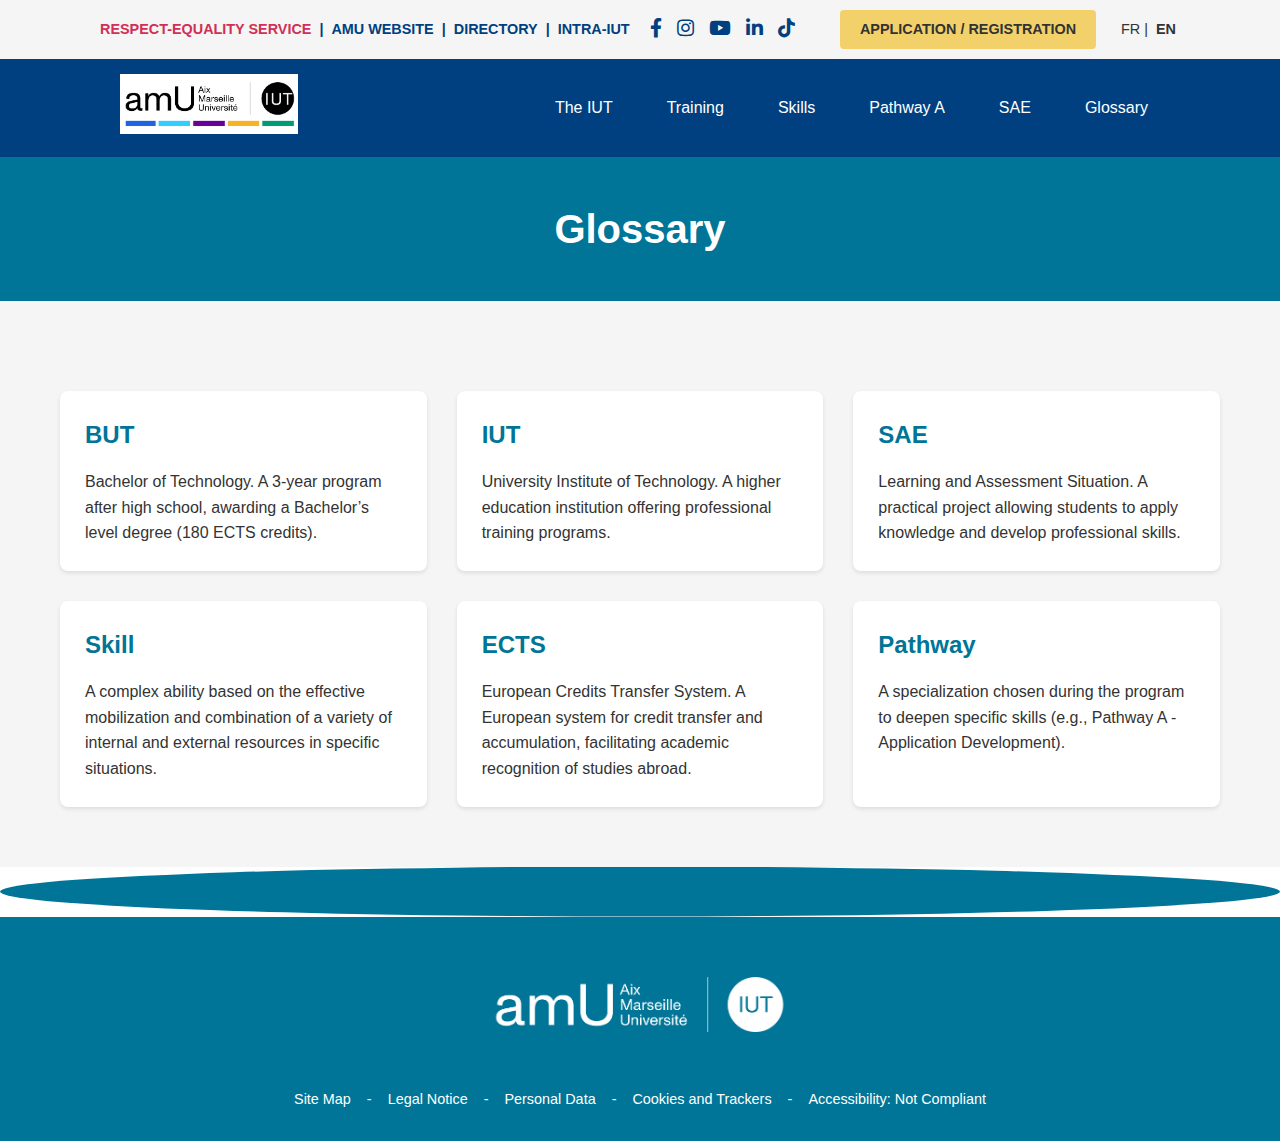
<file: glossaire-en.html>
<!DOCTYPE html>
<html lang="en">
<head>
    <meta charset="UTF-8">
    <meta name="viewport" content="width=device-width, initial-scale=1.0">
    <title>Glossary - Computer Science BUT - IUT of Aix-Marseille</title>
    <link rel="stylesheet" href="css/style.css">
    <link rel="stylesheet" href="css/header.css">
    <link rel="stylesheet" href="css/footer.css">
    <link rel="shortcut icon" href="./img/favicon.ico" type="image/x-icon">
    <link rel="stylesheet" href="https://cdnjs.cloudflare.com/ajax/libs/font-awesome/5.15.4/css/all.min.css">
    <link rel="stylesheet" href="https://cdnjs.cloudflare.com/ajax/libs/font-awesome/5.15.4/css/all.min.css">
</head>
<body>
    <header>
        <div class="header-top">
            <div class="container">
                <nav class="top-nav">
                    <a href="https://www.univ-amu.fr/fr/public/respect-egalite">RESPECT-EQUALITY SERVICE</a>
                    <a href="https://www.univ-amu.fr/">AMU WEBSITE</a>
                    <a href="https://annuaire.univ-amu.fr/">DIRECTORY</a>
                    <a href="https://intra-iut.univ-amu.fr/?check_logged_in=1">INTRA-IUT</a>
                </nav>
                <div class="top-right">
                    <div class="social-icons">
                        <a href="https://iut.univ-amu.fr/fr/actus-reseaux-sociaux"><i class="fab fa-facebook-f"></i></a>
                        <a href="https://www.instagram.com/iutaixmars/"><i class="fab fa-instagram"></i></a>
                        <a href="https://www.youtube.com/channel/UCWDTfF0ved1c_bChVrRjjog"><i class="fab fa-youtube"></i></a>
                        <a href="https://www.linkedin.com/school/iut-aix-marseille/?viewAsMember=true"><i class="fab fa-linkedin-in"></i></a>
                        <a href="https://www.tiktok.com/@iutaixmars"><i class="fab fa-tiktok"></i></a>
                    </div>
                    <a href="https://iut.univ-amu.fr/fr/candidature-inscription" class="btn-inscription">APPLICATION / REGISTRATION</a>
                    <div class="lang-switch">
                        <FR href="glossaire.html">FR</a> |
                        <a href="glossaire-en.html"class="active">EN</a>
                    </div>
                </div>
            </div>
        </div>
        <div class="header-main">
            <div class="container">
                <div class="logo">
                    <img src="./img/Logo IUT couleurs.png" alt="AMU Logo">
                </div>
                <nav class="main-nav">
                    <a href="./index-en.html">The IUT</a>
                    <a href="./formation-en.html">Training</a>
                    <a href="./competences-en.html">Skills</a>
                    <a href="./parcours-a-en.html">Pathway A</a>
                    <a href="./sae-en.html">SAE</a>
                    <a href="./glossaire-en.html" class="active">Glossary</a>
                </nav>
            </div>
        </div>
    </header>

    <main>
        <section class="hero-small">
            <div class="container">
                <h1>Glossary</h1>
            </div>
        </section>

        <section class="section-light">
            <div class="container">
                <div class="glossary-grid">
                    <div class="glossary-item">
                        <h3>BUT</h3>
                        <p>Bachelor of Technology. A 3-year program after high school, awarding a Bachelor’s level degree (180 ECTS credits).</p>
                    </div>

                    <div class="glossary-item">
                        <h3>IUT</h3>
                        <p>University Institute of Technology. A higher education institution offering professional training programs.</p>
                    </div>

                    <div class="glossary-item">
                        <h3>SAE</h3>
                        <p>Learning and Assessment Situation. A practical project allowing students to apply knowledge and develop professional skills.</p>
                    </div>

                    <div class="glossary-item">
                        <h3>Skill</h3>
                        <p>A complex ability based on the effective mobilization and combination of a variety of internal and external resources in specific situations.</p>
                    </div>

                    <div class="glossary-item">
                        <h3>ECTS</h3>
                        <p>European Credits Transfer System. A European system for credit transfer and accumulation, facilitating academic recognition of studies abroad.</p>
                    </div>

                    <div class="glossary-item">
                        <h3>Pathway</h3>
                        <p>A specialization chosen during the program to deepen specific skills (e.g., Pathway A - Application Development).</p>
                    </div>
                </div>
            </div>
        </section>
    </main>

    <footer>
        <div class="container">
            <div class="footer-content">
                <div class="footer-logo">
                    <img src="./img/Logo IUT blanc.png" alt="AMU Logo">
                </div>
                <div class="footer-links">
                    <a href="https://iut.univ-amu.fr/fr/plan-site">Site Map</a>
                    <span>-</span>
                    <a href="https://www.univ-amu.fr/fr/public/mentions-legales">Legal Notice</a>
                    <span>-</span>
                    <a href="https://www.univ-amu.fr/fr/public/donnees-personnelles-et-saisine-du-dpo">Personal Data</a>
                    <span>-</span>
                    <a href="https://www.univ-amu.fr/fr/public/traceurs-et-cookies">Cookies and Trackers</a>
                    <span>-</span>
                    <a href="https://iut.univ-amu.fr/fr/declaration-daccessibilite">Accessibility: Not Compliant</a>
                </div>
            </div>
        </div>
    </footer>
</body>
</html>
</file>
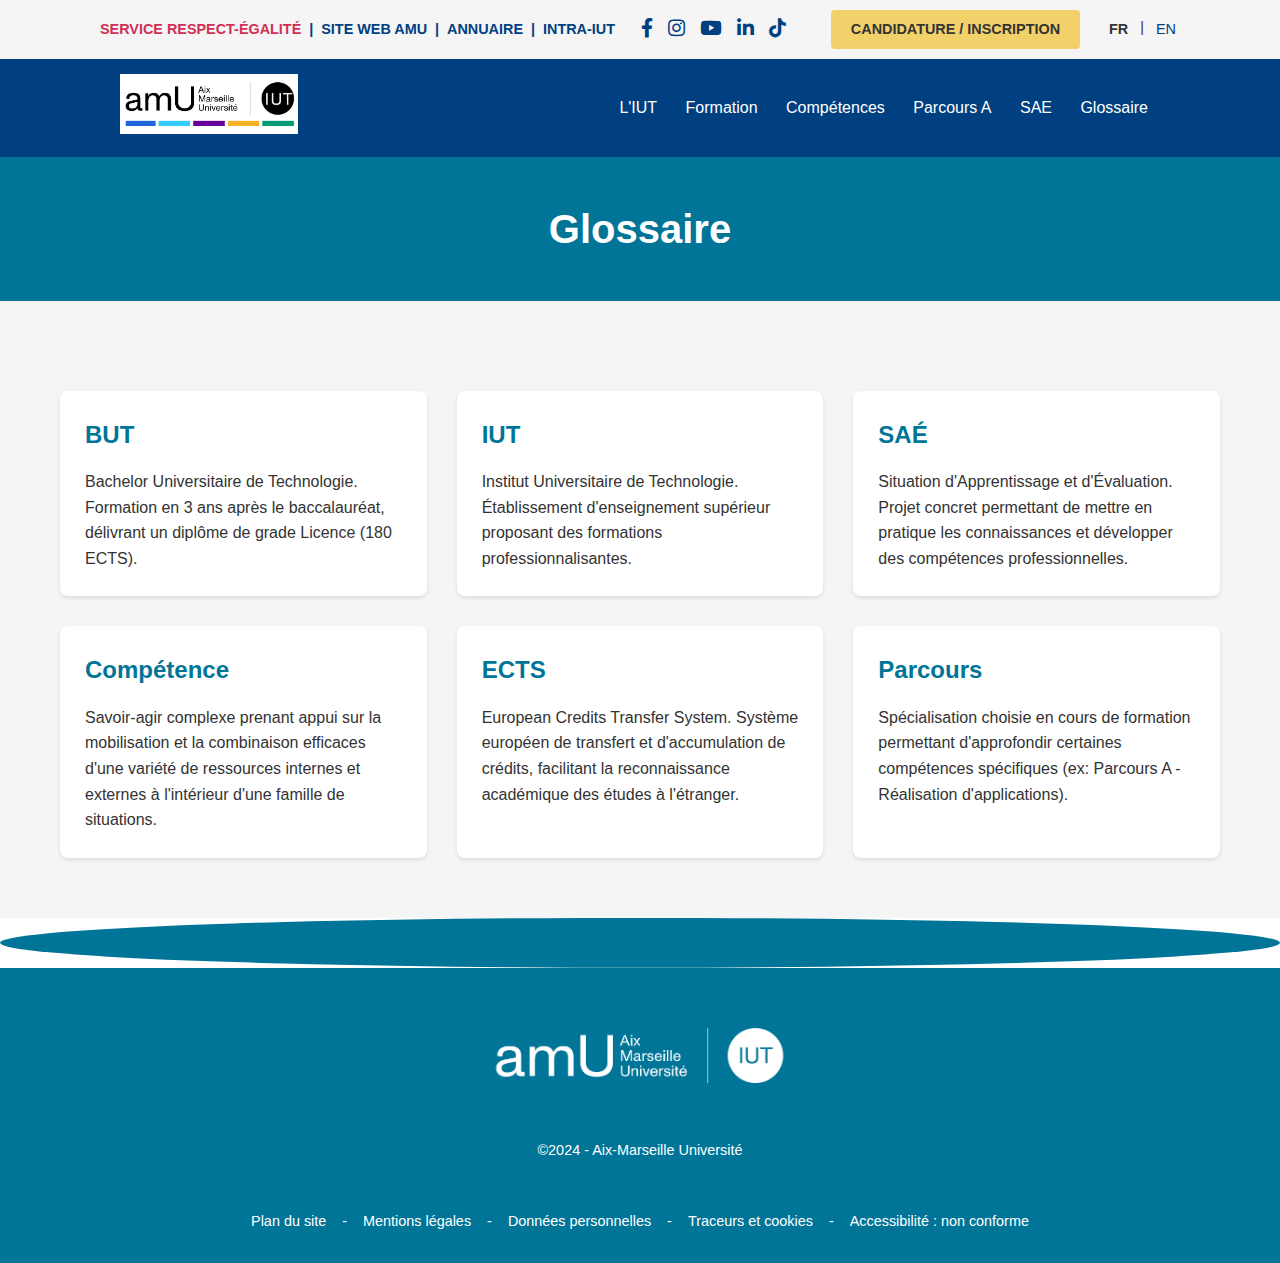
<file: glossaire.html>
<!DOCTYPE html>
<html lang="fr">
<head>
    <meta charset="UTF-8">
    <meta name="viewport" content="width=device-width, initial-scale=1.0">
    <title>Glossaire - BUT Informatique - IUT d'Aix-Marseille</title>
    <link rel="stylesheet" href="css/style.css">
    <link rel="stylesheet" href="css/header.css">
    <link rel="stylesheet" href="css/footer.css">
    <link rel="shortcut icon" href="./img/favicon.ico" type="image/x-icon">
    <link rel="stylesheet" href="https://cdnjs.cloudflare.com/ajax/libs/font-awesome/5.15.4/css/all.min.css">
    <link rel="stylesheet" href="https://cdnjs.cloudflare.com/ajax/libs/font-awesome/5.15.4/css/all.min.css">
</head>
<body>
    <header>
        <div class="header-top">
            <div class="container">
                <nav class="top-nav">
                    <a href="https://www.univ-amu.fr/fr/public/respect-egalite" class="highlight">SERVICE RESPECT-ÉGALITÉ</a>
                    <a href="https://www.univ-amu.fr/">SITE WEB AMU</a>
                    <a href="https://annuaire.univ-amu.fr/">ANNUAIRE</a>
                    <a href="https://intra-iut.univ-amu.fr/?check_logged_in=1">INTRA-IUT</a>
                </nav>
                <div class="top-right">
                    <div class="social-icons">
                        <a href="https://iut.univ-amu.fr/fr/actus-reseaux-sociaux"><i class="fab fa-facebook-f"></i></a>
                        <a href="https://www.instagram.com/iutaixmars/"><i class="fab fa-instagram"></i></a>
                        <a href="https://www.youtube.com/channel/UCWDTfF0ved1c_bChVrRjjog"><i class="fab fa-youtube"></i></a>
                        <a href="https://www.linkedin.com/school/iut-aix-marseille/?viewAsMember=true"><i class="fab fa-linkedin-in"></i></a>
                        <a href="https://www.tiktok.com/@iutaixmars"><i class="fab fa-tiktok"></i></a>
                    </div>
                    <a href="https://iut.univ-amu.fr/fr/candidature-inscription" class="btn-inscription">CANDIDATURE / INSCRIPTION</a>
                    <div class="lang-switch">
                        <a href="index.html" class="active">FR</a> |
                        <a href="index-en.html">EN</a>
                    </div>
                </div>
            </div>
        </div>
        <div class="header-main">
            <div class="container">
                <div class="logo">
                    <img src="./img/Logo IUT couleurs.png" alt="Logo AMU">
                </div>
                <nav class="main-nav">
                    <div class="nav-item">
                    <a href="./index.html">L'IUT</a>
                    <a href="./formation.html">Formation</a>
                    <a href="./competences.html">Compétences</a>
                    <a href="./parcours-a.html">Parcours A</a>
                    <a href="./sae.html">SAE</a>
                    <a href="./glossaire.html">Glossaire</a>
                </div>
                </nav>
            </div>
        </div>
    </header>


    <main>
        <section class="hero-small">
            <div class="container">
                <h1>Glossaire</h1>
            </div>
        </section>

        <section class="section-light">
            <div class="container">
                <div class="glossary-grid">
                    <div class="glossary-item">
                        <h3>BUT</h3>
                        <p>Bachelor Universitaire de Technologie. Formation en 3 ans après le baccalauréat, délivrant un diplôme de grade Licence (180 ECTS).</p>
                    </div>

                    <div class="glossary-item">
                        <h3>IUT</h3>
                        <p>Institut Universitaire de Technologie. Établissement d'enseignement supérieur proposant des formations professionnalisantes.</p>
                    </div>

                    <div class="glossary-item">
                        <h3>SAÉ</h3>
                        <p>Situation d'Apprentissage et d'Évaluation. Projet concret permettant de mettre en pratique les connaissances et développer des compétences professionnelles.</p>
                    </div>

                    <div class="glossary-item">
                        <h3>Compétence</h3>
                        <p>Savoir-agir complexe prenant appui sur la mobilisation et la combinaison efficaces d'une variété de ressources internes et externes à l'intérieur d'une famille de situations.</p>
                    </div>

                    <div class="glossary-item">
                        <h3>ECTS</h3>
                        <p>European Credits Transfer System. Système européen de transfert et d'accumulation de crédits, facilitant la reconnaissance académique des études à l'étranger.</p>
                    </div>

                    <div class="glossary-item">
                        <h3>Parcours</h3>
                        <p>Spécialisation choisie en cours de formation permettant d'approfondir certaines compétences spécifiques (ex: Parcours A - Réalisation d'applications).</p>
                    </div>
                </div>
            </div>
        </section>
    </main>

    <footer>
        <div class="container">
            <div class="footer-content">
                <div class="footer-logo">
                    <img src="./img/Logo IUT blanc.png" alt="Logo AMU">
                </div>
                <div class="footer-copyright">
                    ©2024 - Aix-Marseille Université
                </div>
                <div class="footer-links">
                    <a href="https://iut.univ-amu.fr/fr/plan-site">Plan du site</a>
                    <span>-</span>
                    <a href="https://www.univ-amu.fr/fr/public/mentions-legales">Mentions légales</a>
                    <span>-</span>
                    <a href="https://www.univ-amu.fr/fr/public/donnees-personnelles-et-saisine-du-dpo">Données personnelles</a>
                    <span>-</span>
                    <a href="https://www.univ-amu.fr/fr/public/traceurs-et-cookies">Traceurs et cookies</a>
                    <span>-</span>
                    <a href="https://iut.univ-amu.fr/fr/declaration-daccessibilite">Accessibilité : non conforme</a>
                </div>
            </div>
        </div>
    </footer>
</body>
</html>
</file>
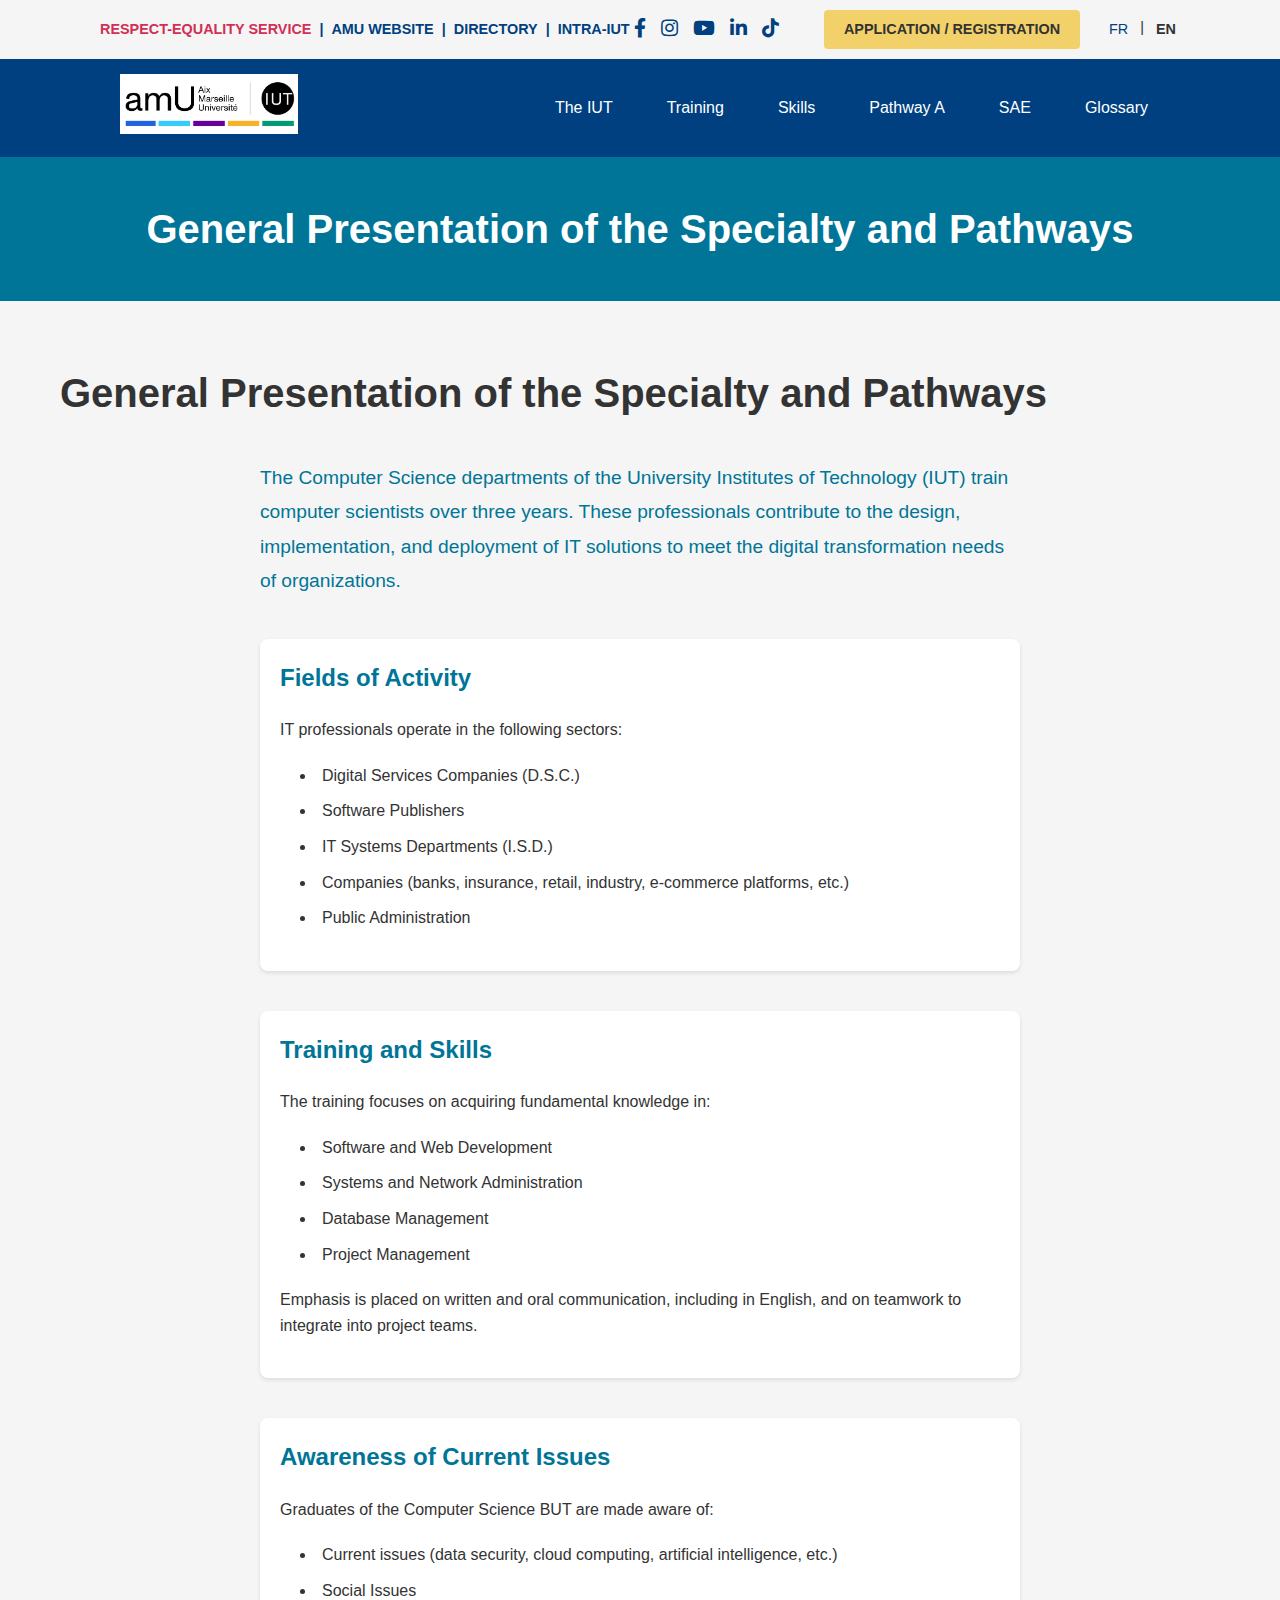
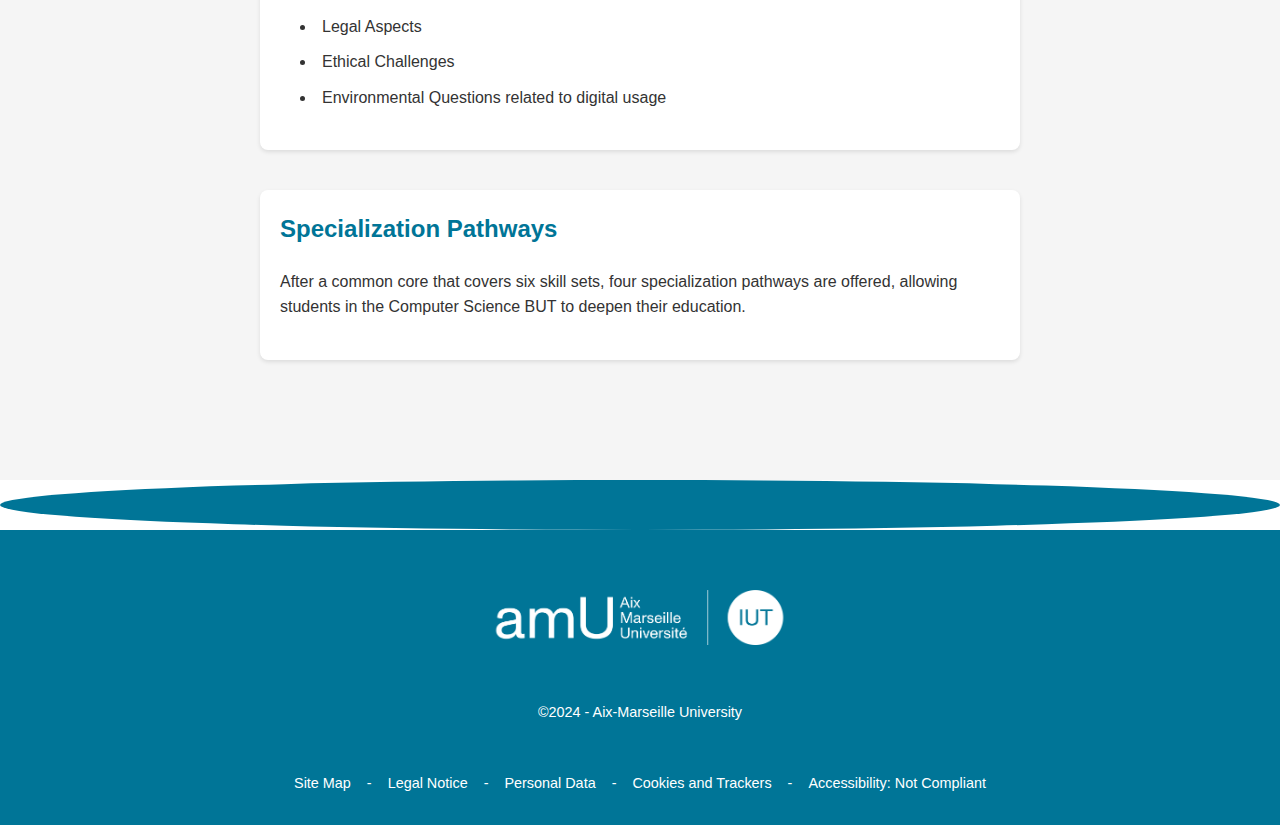
<file: index-en.html>
<!DOCTYPE html>
<html lang="en">
<head>
    <meta charset="UTF-8">
    <meta name="viewport" content="width=device-width, initial-scale=1.0">
    <title>Computer Science BUT Arles - IUT of Aix-Marseille</title>
    <link rel="stylesheet" href="css/style.css">
    <link rel="stylesheet" href="css/header.css">
    <link rel="stylesheet" href="css/footer.css">
    <link rel="shortcut icon" href="./img/favicon.ico" type="image/x-icon">
    <link rel="stylesheet" href="https://cdnjs.cloudflare.com/ajax/libs/font-awesome/5.15.4/css/all.min.css">
    <link rel="stylesheet" href="https://cdnjs.cloudflare.com/ajax/libs/font-awesome/5.15.4/css/all.min.css">
</head>
<body>
    <header>
        <div class="header-top">
            <div class="container">
                <nav class="top-nav">
                    <a href="https://www.univ-amu.fr/fr/public/respect-egalite">RESPECT-EQUALITY SERVICE</a>
                    <a href="https://www.univ-amu.fr/">AMU WEBSITE</a>
                    <a href="https://annuaire.univ-amu.fr/">DIRECTORY</a>
                    <a href="https://intra-iut.univ-amu.fr/?check_logged_in=1">INTRA-IUT</a>
                </nav>
                <div class="top-right">
                    <div class="social-icons">
                        <a href="https://iut.univ-amu.fr/fr/actus-reseaux-sociaux"><i class="fab fa-facebook-f"></i></a>
                        <a href="https://www.instagram.com/iutaixmars/"><i class="fab fa-instagram"></i></a>
                        <a href="https://www.youtube.com/channel/UCWDTfF0ved1c_bChVrRjjog"><i class="fab fa-youtube"></i></a>
                        <a href="https://www.linkedin.com/school/iut-aix-marseille/?viewAsMember=true"><i class="fab fa-linkedin-in"></i></a>
                        <a href="https://www.tiktok.com/@iutaixmars"><i class="fab fa-tiktok"></i></a>
                    </div>
                    <a href="https://iut.univ-amu.fr/fr/candidature-inscription" class="btn-inscription">APPLICATION / REGISTRATION</a>
                    <div class="lang-switch">
                        <a href="index.html">FR</a> |
                        <a href="index-en.html"class="active">EN</a>
                    </div>
                </div>
            </div>
        </div>
        <div class="header-main">
            <div class="container">
                <div class="logo">
                    <img src="./img/Logo IUT couleurs.png" alt="AMU Logo">
                </div>
                <nav class="main-nav">
                    <a href="./index-en.html">The IUT</a>
                    <a href="./formation-en.html">Training</a>
                    <a href="./competences-en.html">Skills</a>
                    <a href="./parcours-a-en.html">Pathway A</a>
                    <a href="./sae-en.html">SAE</a>
                    <a href="./glossaire-en.html">Glossary</a>
                </nav>
            </div>
        </div>
    </header>

    <main>
        <section class="hero-small">
            <div class="container">
                <h1>General Presentation of the Specialty and Pathways</h1>
            </div>
        </section>

        <section id="presentation" class="section-light">
            <div class="container">
                <h1>General Presentation of the Specialty and Pathways</h1>
                
                <div class="presentation-content">
                    <p class="intro">
                        The Computer Science departments of the University Institutes of Technology (IUT) train computer scientists 
                        over three years. These professionals contribute to the design, implementation, and deployment of IT solutions 
                        to meet the digital transformation needs of organizations.
                    </p>

                    <div class="info-block">
                        <h2>Fields of Activity</h2>
                        <p>
                            IT professionals operate in the following sectors:
                        </p>
                        <ul>
                            <li>Digital Services Companies (D.S.C.)</li>
                            <li>Software Publishers</li>
                            <li>IT Systems Departments (I.S.D.)</li>
                            <li>Companies (banks, insurance, retail, industry, e-commerce platforms, etc.)</li>
                            <li>Public Administration</li>
                        </ul>
                    </div>

                    <div class="info-block">
                        <h2>Training and Skills</h2>
                        <p>
                            The training focuses on acquiring fundamental knowledge in:
                        </p>
                        <ul>
                            <li>Software and Web Development</li>
                            <li>Systems and Network Administration</li>
                            <li>Database Management</li>
                            <li>Project Management</li>
                        </ul>
                        <p>
                            Emphasis is placed on written and oral communication, including in English, 
                            and on teamwork to integrate into project teams.
                        </p>
                    </div>

                    <div class="info-block">
                        <h2>Awareness of Current Issues</h2>
                        <p>
                            Graduates of the Computer Science BUT are made aware of:
                        </p>
                        <ul>
                            <li>Current issues (data security, cloud computing, artificial intelligence, etc.)</li>
                            <li>Social Issues</li>
                            <li>Legal Aspects</li>
                            <li>Ethical Challenges</li>
                            <li>Environmental Questions related to digital usage</li>
                        </ul>
                    </div>

                    <div class="info-block">
                        <h2>Specialization Pathways</h2>
                        <p>
                            After a common core that covers six skill sets, 
                            four specialization pathways are offered, allowing students in the Computer Science BUT 
                            to deepen their education.
                        </p>
                    </div>
                </div>
            </div>
        </section>
    </main>

    <footer>
        <div class="container">
            <div class="footer-content">
                <div class="footer-logo">
                    <img src="./img/Logo IUT blanc.png" alt="AMU Logo">
                </div>
                <div class="footer-copyright">
                    ©2024 - Aix-Marseille University
                </div>
                <div class="footer-links">
                    <a href="https://iut.univ-amu.fr/fr/plan-site">Site Map</a>
                    <span>-</span>
                    <a href="https://www.univ-amu.fr/fr/public/mentions-legales">Legal Notice</a>
                    <span>-</span>
                    <a href="https://www.univ-amu.fr/fr/public/donnees-personnelles-et-saisine-du-dpo">Personal Data</a>
                    <span>-</span>
                    <a href="https://www.univ-amu.fr/fr/public/traceurs-et-cookies">Cookies and Trackers</a>
                    <span>-</span>
                    <a href="https://iut.univ-amu.fr/fr/declaration-daccessibilite">Accessibility: Not Compliant</a>
                </div>
            </div>
        </div>
    </footer>
</body>
</html>
</file>
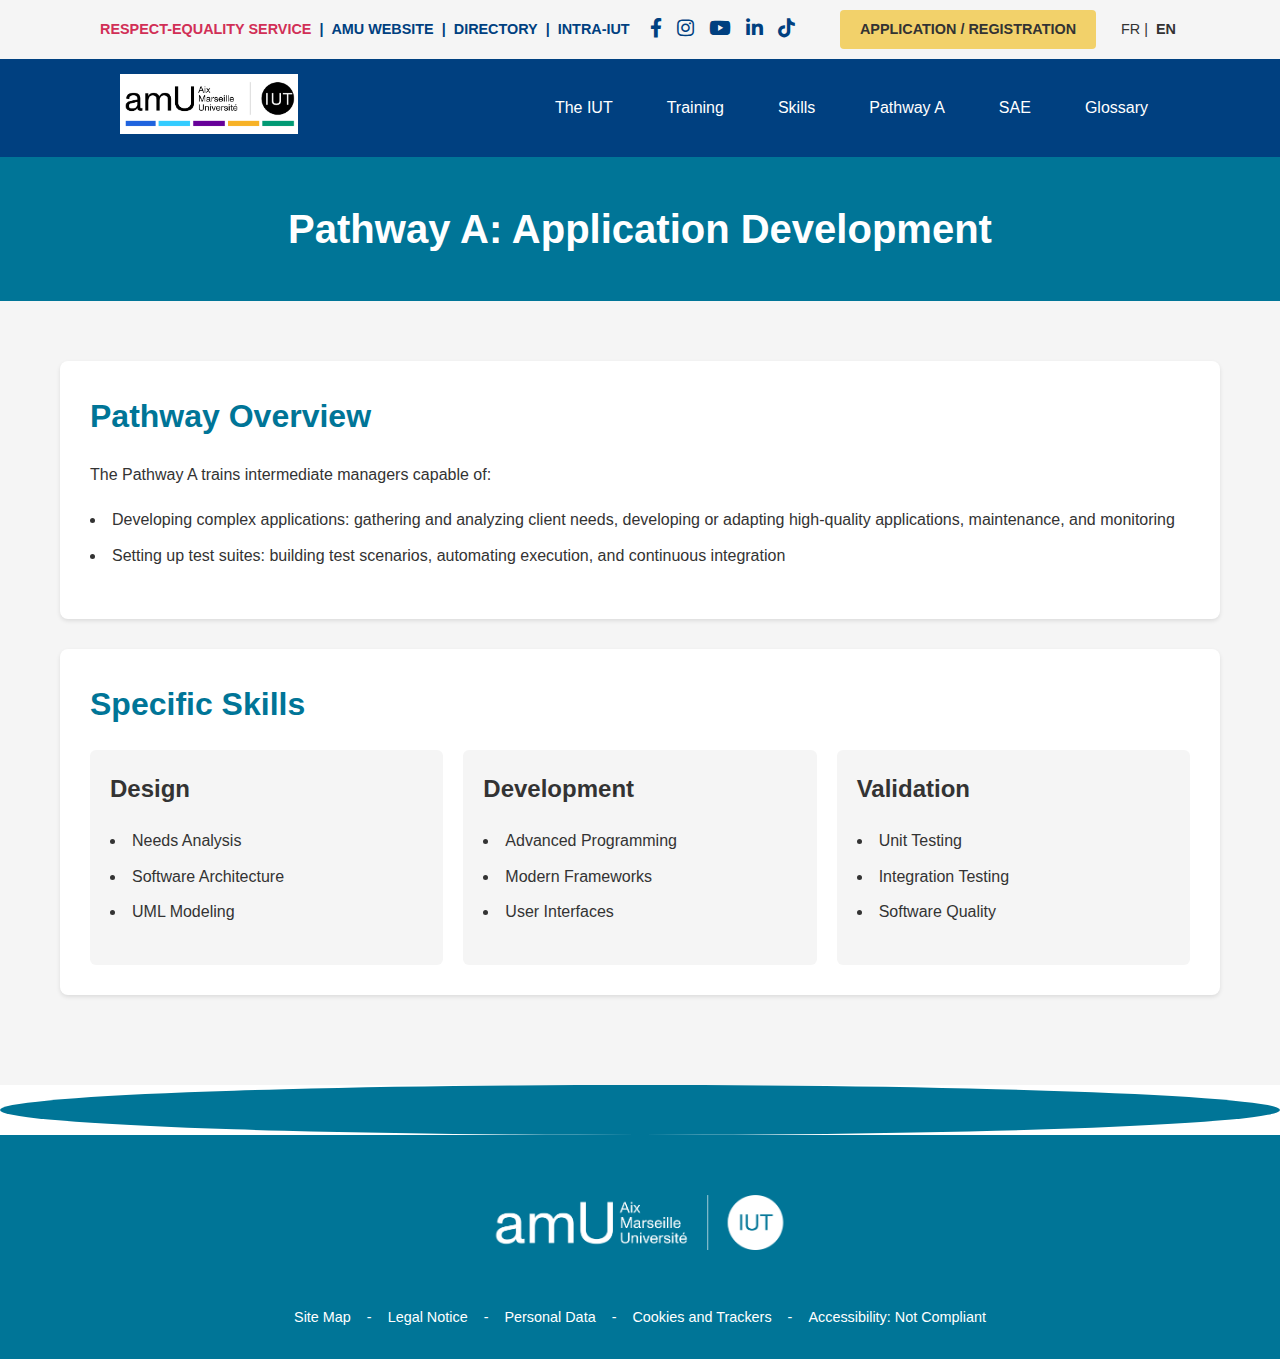
<file: parcours-a-en.html>
<!DOCTYPE html>
<html lang="en">
<head>
    <meta charset="UTF-8">
    <meta name="viewport" content="width=device-width, initial-scale=1.0">
    <title>Pathway A - Application Development - Computer Science BUT</title>
    <link rel="stylesheet" href="css/style.css">
    <link rel="stylesheet" href="css/header.css">
    <link rel="stylesheet" href="css/footer.css">
    <link rel="shortcut icon" href="./img/favicon.ico" type="image/x-icon">
    <link rel="stylesheet" href="https://cdnjs.cloudflare.com/ajax/libs/font-awesome/5.15.4/css/all.min.css">
    <link rel="stylesheet" href="https://cdnjs.cloudflare.com/ajax/libs/font-awesome/5.15.4/css/all.min.css">
</head>
<body>
    <header>
        <div class="header-top">
            <div class="container">
                <nav class="top-nav">
                    <a href="https://www.univ-amu.fr/fr/public/respect-egalite">RESPECT-EQUALITY SERVICE</a>
                    <a href="https://www.univ-amu.fr/">AMU WEBSITE</a>
                    <a href="https://annuaire.univ-amu.fr/">DIRECTORY</a>
                    <a href="https://intra-iut.univ-amu.fr/?check_logged_in=1">INTRA-IUT</a>
                </nav>
                <div class="top-right">
                    <div class="social-icons">
                        <a href="https://iut.univ-amu.fr/fr/actus-reseaux-sociaux"><i class="fab fa-facebook-f"></i></a>
                        <a href="https://www.instagram.com/iutaixmars/"><i class="fab fa-instagram"></i></a>
                        <a href="https://www.youtube.com/channel/UCWDTfF0ved1c_bChVrRjjog"><i class="fab fa-youtube"></i></a>
                        <a href="https://www.linkedin.com/school/iut-aix-marseille/?viewAsMember=true"><i class="fab fa-linkedin-in"></i></a>
                        <a href="https://www.tiktok.com/@iutaixmars"><i class="fab fa-tiktok"></i></a>
                    </div>
                    <a href="https://iut.univ-amu.fr/fr/candidature-inscription" class="btn-inscription">APPLICATION / REGISTRATION</a>
                    <div class="lang-switch">
                        <FR href="parcours-a.html">FR</a> |
                        <a href="parcours-a-en.html"class="active">EN</a>
                    </div>
                </div>
            </div>
        </div>
        <div class="header-main">
            <div class="container">
                <div class="logo">
                    <img src="./img/Logo IUT couleurs.png" alt="AMU Logo">
                </div>
                <nav class="main-nav">
                    <a href="./index-en.html">The IUT</a>
                    <a href="./formation-en.html">Training</a>
                    <a href="./competences-en.html">Skills</a>
                    <a href="./parcours-a-en.html" class="active">Pathway A</a>
                    <a href="./sae-en.html">SAE</a>
                    <a href="./glossaire-en.html">Glossary</a>
                </nav>
            </div>
        </div>
    </header>

    <main>
        <section class="hero-small">
            <div class="container">
                <h1>Pathway A: Application Development</h1>
            </div>
        </section>

        <section class="section-light">
            <div class="container">
                <div class="content-block">
                    <h2>Pathway Overview</h2>
                    <p>The Pathway A trains intermediate managers capable of:</p>
                    <ul>
                        <li>Developing complex applications: gathering and analyzing client needs, developing or adapting high-quality applications, maintenance, and monitoring</li>
                        <li>Setting up test suites: building test scenarios, automating execution, and continuous integration</li>
                    </ul>
                </div>

                <div class="content-block">
                    <h2>Specific Skills</h2>
                    <div class="skills-grid">
                        <div class="skill-card">
                            <h3>Design</h3>
                            <ul>
                                <li>Needs Analysis</li>
                                <li>Software Architecture</li>
                                <li>UML Modeling</li>
                            </ul>
                        </div>
                        
                        <div class="skill-card">
                            <h3>Development</h3>
                            <ul>
                                <li>Advanced Programming</li>
                                <li>Modern Frameworks</li>
                                <li>User Interfaces</li>
                            </ul>
                        </div>
                        
                        <div class="skill-card">
                            <h3>Validation</h3>
                            <ul>
                                <li>Unit Testing</li>
                                <li>Integration Testing</li>
                                <li>Software Quality</li>
                            </ul>
                        </div>
                    </div>
                </div>
            </div>
        </section>
    </main>

    <footer>
        <div class="container">
            <div class="footer-content">
                <div class="footer-logo">
                    <img src="./img/Logo IUT blanc.png" alt="AMU Logo">
                </div>
                <div class="footer-links">
                    <a href="https://iut.univ-amu.fr/fr/plan-site">Site Map</a>
                    <span>-</span>
                    <a href="https://www.univ-amu.fr/fr/public/mentions-legales">Legal Notice</a>
                    <span>-</span>
                    <a href="https://www.univ-amu.fr/fr/public/donnees-personnelles-et-saisine-du-dpo">Personal Data</a>
                    <span>-</span>
                    <a href="https://www.univ-amu.fr/fr/public/traceurs-et-cookies">Cookies and Trackers</a>
                    <span>-</span>
                    <a href="https://iut.univ-amu.fr/fr/declaration-daccessibilite">Accessibility: Not Compliant</a>
                </div>
            </div>
        </div>
    </footer>
</body>
</html>
</file>
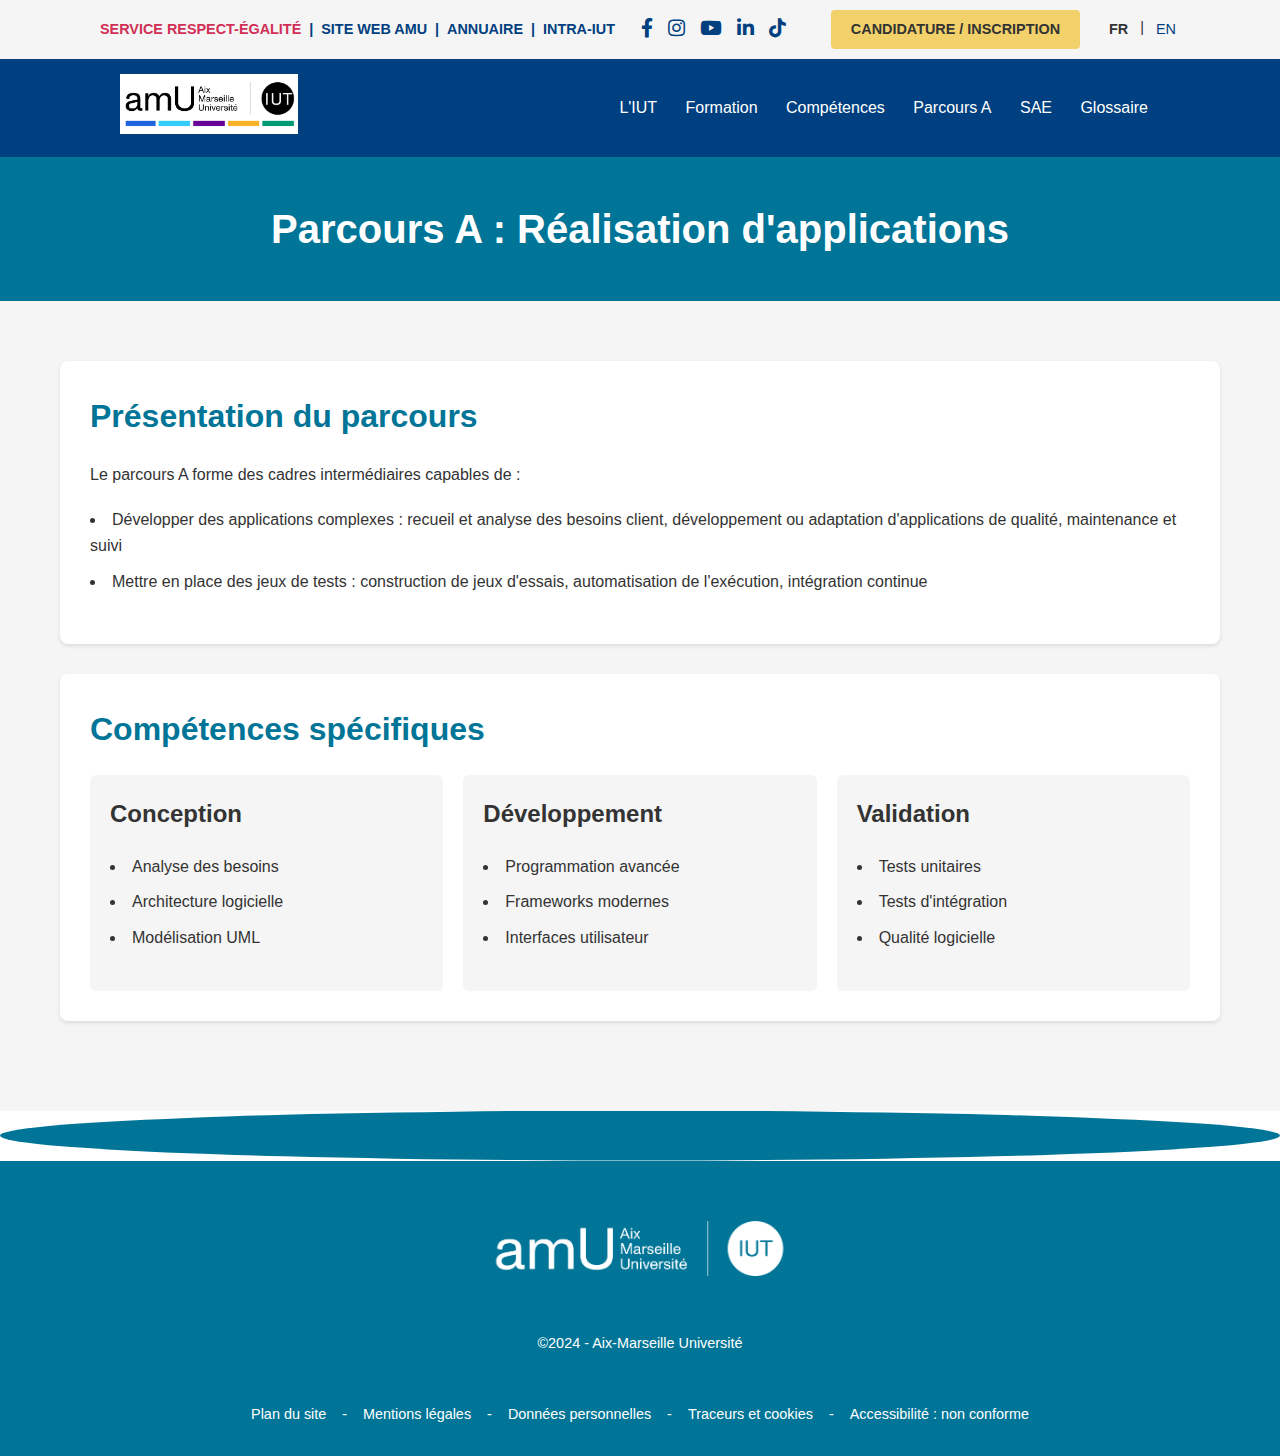
<file: parcours-a.html>
<!DOCTYPE html>
<html lang="fr">
<head>
    <meta charset="UTF-8">
    <meta name="viewport" content="width=device-width, initial-scale=1.0">
    <title>Parcours A - BUT Informatique - IUT d'Aix-Marseille</title>
    <link rel="stylesheet" href="css/style.css">
    <link rel="stylesheet" href="css/header.css">
    <link rel="stylesheet" href="css/footer.css">
    <link rel="shortcut icon" href="./img/favicon.ico" type="image/x-icon">
    <link rel="stylesheet" href="https://cdnjs.cloudflare.com/ajax/libs/font-awesome/5.15.4/css/all.min.css">
    <link rel="stylesheet" href="https://cdnjs.cloudflare.com/ajax/libs/font-awesome/5.15.4/css/all.min.css">
</head>
<body>
    <header>
        <div class="header-top">
            <div class="container">
                <nav class="top-nav">
                    <a href="https://www.univ-amu.fr/fr/public/respect-egalite" class="highlight">SERVICE RESPECT-ÉGALITÉ</a>
                    <a href="https://www.univ-amu.fr/">SITE WEB AMU</a>
                    <a href="https://annuaire.univ-amu.fr/">ANNUAIRE</a>
                    <a href="https://intra-iut.univ-amu.fr/?check_logged_in=1">INTRA-IUT</a>
                </nav>
                <div class="top-right">
                    <div class="social-icons">
                        <a href="https://iut.univ-amu.fr/fr/actus-reseaux-sociaux"><i class="fab fa-facebook-f"></i></a>
                        <a href="https://www.instagram.com/iutaixmars/"><i class="fab fa-instagram"></i></a>
                        <a href="https://www.youtube.com/channel/UCWDTfF0ved1c_bChVrRjjog"><i class="fab fa-youtube"></i></a>
                        <a href="https://www.linkedin.com/school/iut-aix-marseille/?viewAsMember=true"><i class="fab fa-linkedin-in"></i></a>
                        <a href="https://www.tiktok.com/@iutaixmars"><i class="fab fa-tiktok"></i></a>
                    </div>
                    <a href="https://iut.univ-amu.fr/fr/candidature-inscription" class="btn-inscription">CANDIDATURE / INSCRIPTION</a>
                    <div class="lang-switch">
                        <a href="index.html" class="active">FR</a> |
                        <a href="index-en.html">EN</a>
                    </div>
                </div>
            </div>
        </div>
        <div class="header-main">
            <div class="container">
                <div class="logo">
                    <img src="./img/Logo IUT couleurs.png" alt="Logo AMU">
                </div>
                <nav class="main-nav">
                    <div class="nav-item">
                    <a href="./index.html">L'IUT</a>
                    <a href="./formation.html">Formation</a>
                    <a href="./competences.html">Compétences</a>
                    <a href="./parcours-a.html">Parcours A</a>
                    <a href="./sae.html">SAE</a>
                    <a href="./glossaire.html">Glossaire</a>
                </div>
                </nav>
            </div>
        </div>
    </header>


    <main>
        <section class="hero-small">
            <div class="container">
                <h1>Parcours A : Réalisation d'applications</h1>
            </div>
        </section>

        <section class="section-light">
            <div class="container">
                <div class="content-block">
                    <h2>Présentation du parcours</h2>
                    <p>Le parcours A forme des cadres intermédiaires capables de :</p>
                    <ul>
                        <li>Développer des applications complexes : recueil et analyse des besoins client, développement ou adaptation d'applications de qualité, maintenance et suivi</li>
                        <li>Mettre en place des jeux de tests : construction de jeux d'essais, automatisation de l'exécution, intégration continue</li>
                    </ul>
                </div>

                <div class="content-block">
                    <h2>Compétences spécifiques</h2>
                    <div class="skills-grid">
                        <div class="skill-card">
                            <h3>Conception</h3>
                            <ul>
                                <li>Analyse des besoins</li>
                                <li>Architecture logicielle</li>
                                <li>Modélisation UML</li>
                            </ul>
                        </div>
                        
                        <div class="skill-card">
                            <h3>Développement</h3>
                            <ul>
                                <li>Programmation avancée</li>
                                <li>Frameworks modernes</li>
                                <li>Interfaces utilisateur</li>
                            </ul>
                        </div>
                        
                        <div class="skill-card">
                            <h3>Validation</h3>
                            <ul>
                                <li>Tests unitaires</li>
                                <li>Tests d'intégration</li>
                                <li>Qualité logicielle</li>
                            </ul>
                        </div>
                    </div>
                </div>
            </div>
        </section>
    </main>

    <footer>
        <div class="container">
            <div class="footer-content">
                <div class="footer-logo">
                    <img src="./img/Logo IUT blanc.png" alt="Logo AMU">
                </div>
                <div class="footer-copyright">
                    ©2024 - Aix-Marseille Université
                </div>
                <div class="footer-links">
                    <a href="https://iut.univ-amu.fr/fr/plan-site">Plan du site</a>
                    <span>-</span>
                    <a href="https://www.univ-amu.fr/fr/public/mentions-legales">Mentions légales</a>
                    <span>-</span>
                    <a href="https://www.univ-amu.fr/fr/public/donnees-personnelles-et-saisine-du-dpo">Données personnelles</a>
                    <span>-</span>
                    <a href="https://www.univ-amu.fr/fr/public/traceurs-et-cookies">Traceurs et cookies</a>
                    <span>-</span>
                    <a href="https://iut.univ-amu.fr/fr/declaration-daccessibilite">Accessibilité : non conforme</a>
                </div>
            </div>
        </div>
    </footer>
</body>
</html>
</file>
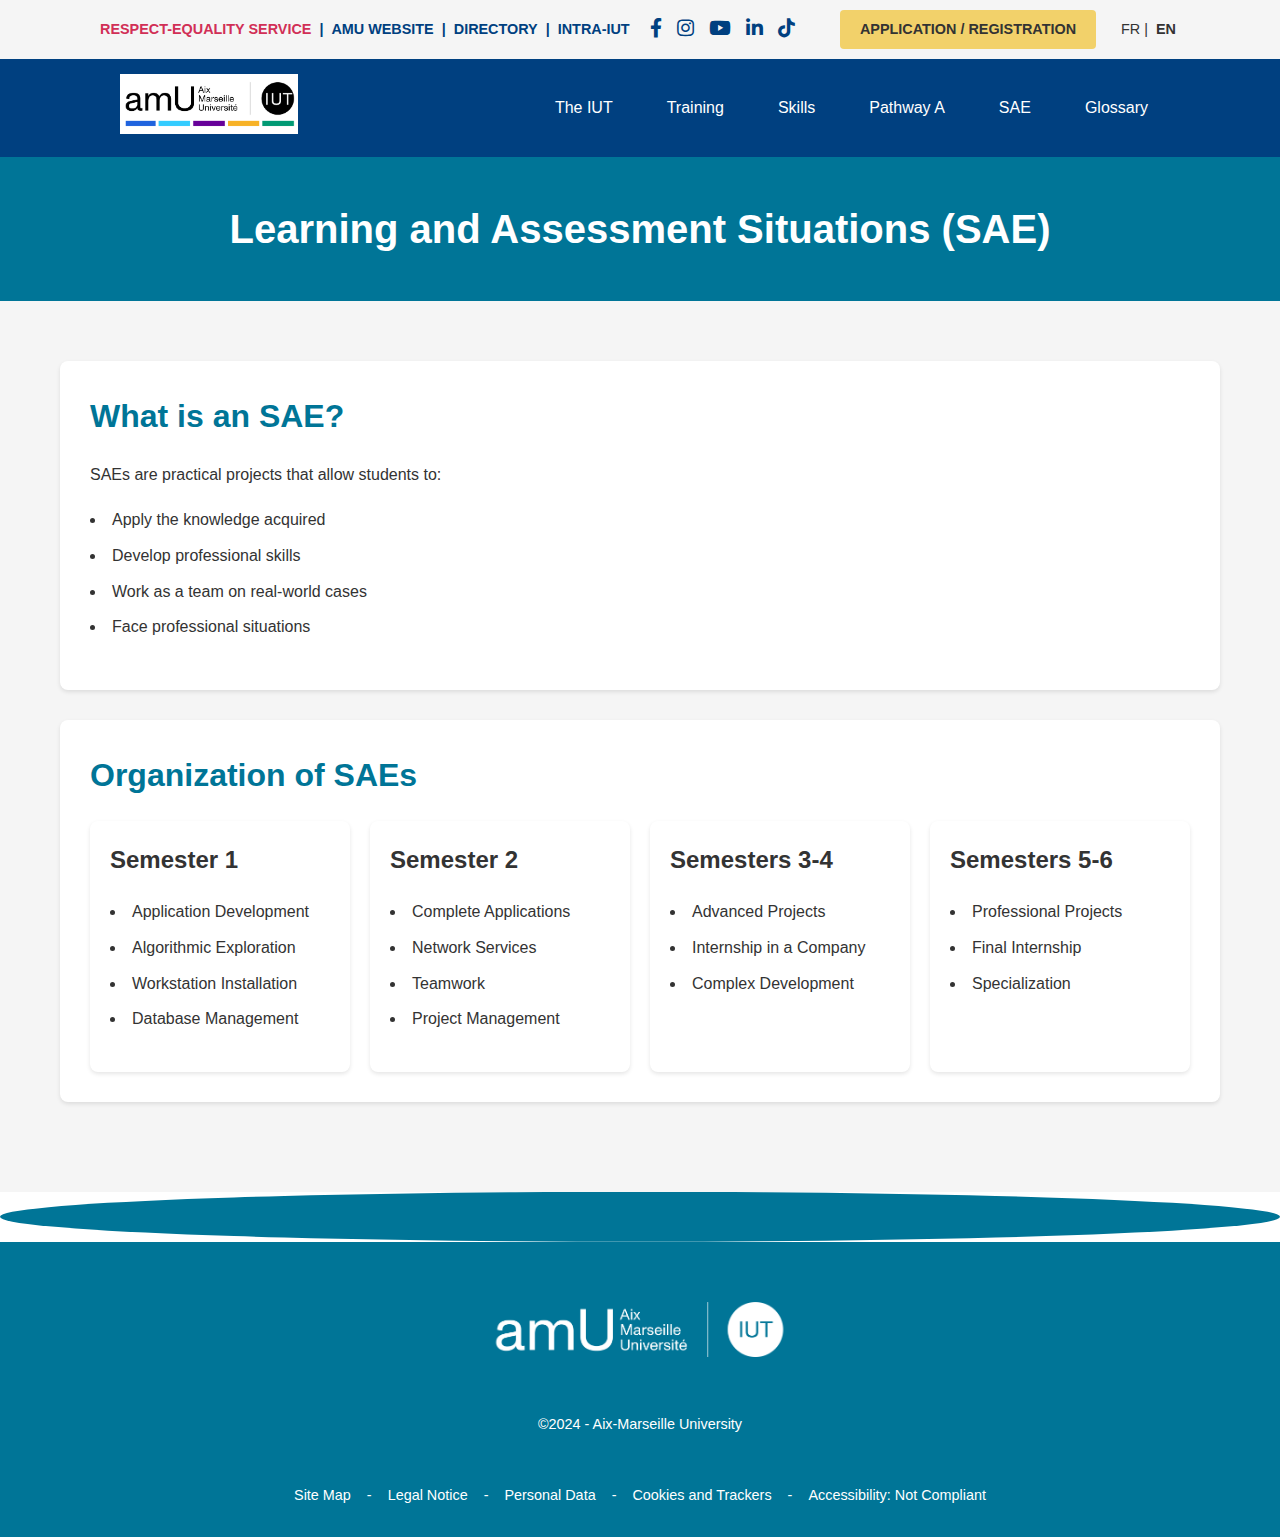
<file: sae-en.html>
<!DOCTYPE html>
<html lang="en">
<head>
    <meta charset="UTF-8">
    <meta name="viewport" content="width=device-width, initial-scale=1.0">
    <title>Learning and Assessment Situations (SAE) - Computer Science BUT</title>
    <link rel="stylesheet" href="css/style.css">
    <link rel="stylesheet" href="css/header.css">
    <link rel="stylesheet" href="css/footer.css">
    <link rel="shortcut icon" href="./img/favicon.ico" type="image/x-icon">
    <link rel="stylesheet" href="https://cdnjs.cloudflare.com/ajax/libs/font-awesome/5.15.4/css/all.min.css">
    <link rel="stylesheet" href="https://cdnjs.cloudflare.com/ajax/libs/font-awesome/5.15.4/css/all.min.css">
</head>
<body>
    <header>
        <div class="header-top">
            <div class="container">
                <nav class="top-nav">
                    <a href="https://www.univ-amu.fr/fr/public/respect-egalite">RESPECT-EQUALITY SERVICE</a>
                    <a href="https://www.univ-amu.fr/">AMU WEBSITE</a>
                    <a href="https://annuaire.univ-amu.fr/">DIRECTORY</a>
                    <a href="https://intra-iut.univ-amu.fr/?check_logged_in=1">INTRA-IUT</a>
                </nav>
                <div class="top-right">
                    <div class="social-icons">
                        <a href="https://iut.univ-amu.fr/fr/actus-reseaux-sociaux"><i class="fab fa-facebook-f"></i></a>
                        <a href="https://www.instagram.com/iutaixmars/"><i class="fab fa-instagram"></i></a>
                        <a href="https://www.youtube.com/channel/UCWDTfF0ved1c_bChVrRjjog"><i class="fab fa-youtube"></i></a>
                        <a href="https://www.linkedin.com/school/iut-aix-marseille/?viewAsMember=true"><i class="fab fa-linkedin-in"></i></a>
                        <a href="https://www.tiktok.com/@iutaixmars"><i class="fab fa-tiktok"></i></a>
                    </div>
                    <a href="https://iut.univ-amu.fr/fr/candidature-inscription" class="btn-inscription">APPLICATION / REGISTRATION</a>
                    <div class="lang-switch">
                        <FR href="sae.html">FR</a> |
                        <a href="sae-en.html"class="active">EN</a>
                    </div>
                </div>
            </div>
        </div>
        <div class="header-main">
            <div class="container">
                <div class="logo">
                    <img src="./img/Logo IUT couleurs.png" alt="AMU Logo">
                </div>
                <nav class="main-nav">
                    <a href="./index-en.html">The IUT</a>
                    <a href="./formation-en.html">Training</a>
                    <a href="./competences-en.html">Skills</a>
                    <a href="./parcours-a-en.html">Pathway A</a>
                    <a href="./sae-en.html" class="active">SAE</a>
                    <a href="./glossaire-en.html">Glossary</a>
                </nav>
            </div>
        </div>
    </header>

    <main>
        <section class="hero-small">
            <div class="container">
                <h1>Learning and Assessment Situations (SAE)</h1>
            </div>
        </section>

        <section class="section-light">
            <div class="container">
                <div class="content-block">
                    <h2>What is an SAE?</h2>
                    <p>SAEs are practical projects that allow students to:</p>
                    <ul>
                        <li>Apply the knowledge acquired</li>
                        <li>Develop professional skills</li>
                        <li>Work as a team on real-world cases</li>
                        <li>Face professional situations</li>
                    </ul>
                </div>

                <div class="content-block">
                    <h2>Organization of SAEs</h2>
                    <div class="sae-grid">
                        <div class="sae-card">
                            <h3>Semester 1</h3>
                            <ul>
                                <li>Application Development</li>
                                <li>Algorithmic Exploration</li>
                                <li>Workstation Installation</li>
                                <li>Database Management</li>
                            </ul>
                        </div>
                        
                        <div class="sae-card">
                            <h3>Semester 2</h3>
                            <ul>
                                <li>Complete Applications</li>
                                <li>Network Services</li>
                                <li>Teamwork</li>
                                <li>Project Management</li>
                            </ul>
                        </div>
                        
                        <div class="sae-card">
                            <h3>Semesters 3-4</h3>
                            <ul>
                                <li>Advanced Projects</li>
                                <li>Internship in a Company</li>
                                <li>Complex Development</li>
                            </ul>
                        </div>
                        
                        <div class="sae-card">
                            <h3>Semesters 5-6</h3>
                            <ul>
                                <li>Professional Projects</li>
                                <li>Final Internship</li>
                                <li>Specialization</li>
                            </ul>
                        </div>
                    </div>
                </div>
            </div>
        </section>
    </main>

    <footer>
        <div class="container">
            <div class="footer-content">
                <div class="footer-logo">
                    <img src="./img/Logo IUT blanc.png" alt="AMU Logo">
                </div>
                <div class="footer-copyright">
                    ©2024 - Aix-Marseille University
                </div>
                <div class="footer-links">
                    <a href="https://iut.univ-amu.fr/fr/plan-site">Site Map</a>
                    <span>-</span>
                    <a href="https://www.univ-amu.fr/fr/public/mentions-legales">Legal Notice</a>
                    <span>-</span>
                    <a href="https://www.univ-amu.fr/fr/public/donnees-personnelles-et-saisine-du-dpo">Personal Data</a>
                    <span>-</span>
                    <a href="https://www.univ-amu.fr/fr/public/traceurs-et-cookies">Cookies and Trackers</a>
                    <span>-</span>
                    <a href="https://iut.univ-amu.fr/fr/declaration-daccessibilite">Accessibility: Not Compliant</a>
                </div>
            </div>
        </div>
    </footer>
</body>
</html>
</file>
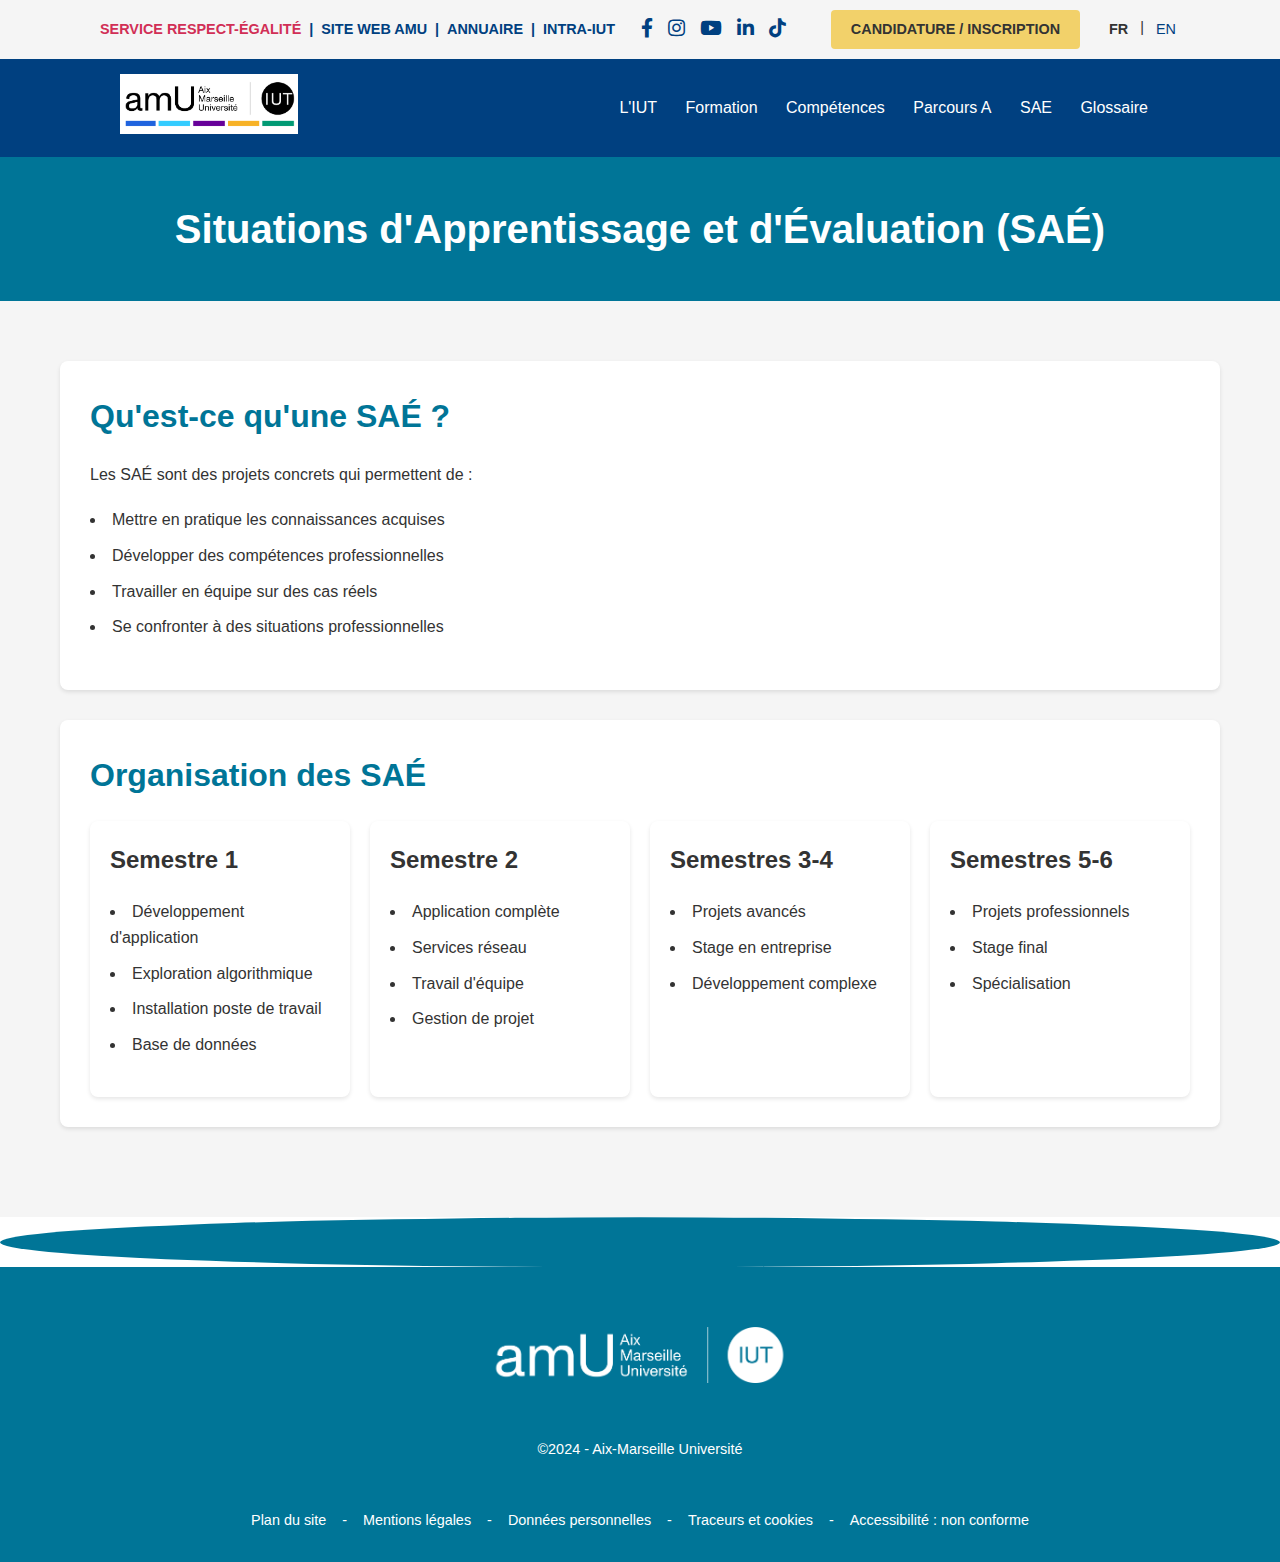
<file: sae.html>
<!DOCTYPE html>
<html lang="fr">
<head>
    <meta charset="UTF-8">
    <meta name="viewport" content="width=device-width, initial-scale=1.0">
    <title>SAÉ - BUT Informatique - IUT d'Aix-Marseille</title>
    <link rel="stylesheet" href="css/style.css">
    <link rel="stylesheet" href="css/header.css">
    <link rel="stylesheet" href="css/footer.css">
    <link rel="shortcut icon" href="./img/favicon.ico" type="image/x-icon">
    <link rel="stylesheet" href="https://cdnjs.cloudflare.com/ajax/libs/font-awesome/5.15.4/css/all.min.css">
    <link rel="stylesheet" href="https://cdnjs.cloudflare.com/ajax/libs/font-awesome/5.15.4/css/all.min.css">
</head>
<body>
    <header>
        <div class="header-top">
            <div class="container">
                <nav class="top-nav">
                    <a href="https://www.univ-amu.fr/fr/public/respect-egalite" class="highlight">SERVICE RESPECT-ÉGALITÉ</a>
                    <a href="https://www.univ-amu.fr/">SITE WEB AMU</a>
                    <a href="https://annuaire.univ-amu.fr/">ANNUAIRE</a>
                    <a href="https://intra-iut.univ-amu.fr/?check_logged_in=1">INTRA-IUT</a>
                </nav>
                <div class="top-right">
                    <div class="social-icons">
                        <a href="https://iut.univ-amu.fr/fr/actus-reseaux-sociaux"><i class="fab fa-facebook-f"></i></a>
                        <a href="https://www.instagram.com/iutaixmars/"><i class="fab fa-instagram"></i></a>
                        <a href="https://www.youtube.com/channel/UCWDTfF0ved1c_bChVrRjjog"><i class="fab fa-youtube"></i></a>
                        <a href="https://www.linkedin.com/school/iut-aix-marseille/?viewAsMember=true"><i class="fab fa-linkedin-in"></i></a>
                        <a href="https://www.tiktok.com/@iutaixmars"><i class="fab fa-tiktok"></i></a>
                    </div>
                    <a href="https://iut.univ-amu.fr/fr/candidature-inscription" class="btn-inscription">CANDIDATURE / INSCRIPTION</a>
                    <div class="lang-switch">
                        <a href="index.html" class="active">FR</a> |
                        <a href="index-en.html">EN</a>
                    </div>
                </div>
            </div>
        </div>
        <div class="header-main">
            <div class="container">
                <div class="logo">
                    <img src="./img/Logo IUT couleurs.png" alt="Logo AMU">
                </div>
                <nav class="main-nav">
                    <div class="nav-item">
                    <a href="./index.html">L'IUT</a>
                    <a href="./formation.html">Formation</a>
                    <a href="./competences.html">Compétences</a>
                    <a href="./parcours-a.html">Parcours A</a>
                    <a href="./sae.html">SAE</a>
                    <a href="./glossaire.html">Glossaire</a>
                </div>
                </nav>
            </div>
        </div>
    </header>


    <main>
        <section class="hero-small">
            <div class="container">
                <h1>Situations d'Apprentissage et d'Évaluation (SAÉ)</h1>
            </div>
        </section>

        <section class="section-light">
            <div class="container">
                <div class="content-block">
                    <h2>Qu'est-ce qu'une SAÉ ?</h2>
                    <p>Les SAÉ sont des projets concrets qui permettent de :</p>
                    <ul>
                        <li>Mettre en pratique les connaissances acquises</li>
                        <li>Développer des compétences professionnelles</li>
                        <li>Travailler en équipe sur des cas réels</li>
                        <li>Se confronter à des situations professionnelles</li>
                    </ul>
                </div>

                <div class="content-block">
                    <h2>Organisation des SAÉ</h2>
                    <div class="sae-grid">
                        <div class="sae-card">
                            <h3>Semestre 1</h3>
                            <ul>
                                <li>Développement d'application</li>
                                <li>Exploration algorithmique</li>
                                <li>Installation poste de travail</li>
                                <li>Base de données</li>
                            </ul>
                        </div>
                        
                        <div class="sae-card">
                            <h3>Semestre 2</h3>
                            <ul>
                                <li>Application complète</li>
                                <li>Services réseau</li>
                                <li>Travail d'équipe</li>
                                <li>Gestion de projet</li>
                            </ul>
                        </div>
                        
                        <div class="sae-card">
                            <h3>Semestres 3-4</h3>
                            <ul>
                                <li>Projets avancés</li>
                                <li>Stage en entreprise</li>
                                <li>Développement complexe</li>
                            </ul>
                        </div>
                        
                        <div class="sae-card">
                            <h3>Semestres 5-6</h3>
                            <ul>
                                <li>Projets professionnels</li>
                                <li>Stage final</li>
                                <li>Spécialisation</li>
                            </ul>
                        </div>
                    </div>
                </div>
            </div>
        </section>
    </main>

    <footer>
        <div class="container">
            <div class="footer-content">
                <div class="footer-logo">
                    <img src="./img/Logo IUT blanc.png" alt="Logo AMU">
                </div>
                <div class="footer-copyright">
                    ©2024 - Aix-Marseille Université
                </div>
                <div class="footer-links">
                    <a href="https://iut.univ-amu.fr/fr/plan-site">Plan du site</a>
                    <span>-</span>
                    <a href="https://www.univ-amu.fr/fr/public/mentions-legales">Mentions légales</a>
                    <span>-</span>
                    <a href="https://www.univ-amu.fr/fr/public/donnees-personnelles-et-saisine-du-dpo">Données personnelles</a>
                    <span>-</span>
                    <a href="https://www.univ-amu.fr/fr/public/traceurs-et-cookies">Traceurs et cookies</a>
                    <span>-</span>
                    <a href="https://iut.univ-amu.fr/fr/declaration-daccessibilite">Accessibilité : non conforme</a>
                </div>
            </div>
        </div>
    </footer>
</body>
</html>
</file>
<file: css/header.css>
/* En-tête supérieur */
.header-top {
    background-color: #f5f5f5;
    color: #333333;
    padding: 10px 80px;
    display: flex;
    justify-content: space-between;
    align-items: center;
    font-family: Arial, sans-serif;
}

.header-top .container {
    display: flex;
    justify-content: space-between;
    align-items: center;
    width: 100%;
}

.top-nav {
    display: flex;
    align-items: center;
    gap: 20px;
}

.top-nav a {
    color: #004080;
    text-decoration: none;
    font-size: 0.9rem;
    font-weight: bold;
    position: relative;
}

.top-nav a:first-child {
    color: #d12f56;
}

/* Ajout des séparateurs verticaux */
.top-nav a:not(:first-child)::before {
    content: '|';
    position: absolute;
    left: -12px;
    color: #004080;
}

.top-right {
    display: flex;
    align-items: center;
    gap: 25px;
}

.btn-inscription {
    background-color: #f2d16a;
    color: #333333;
    font-weight: bold;
    padding: 8px 20px;
    text-decoration: none;
    border: none;
    border-radius: 4px;
    font-size: 0.9rem;
    text-transform: uppercase;
}

.lang-switch {
    display: flex;
    gap: 8px;
    font-size: 0.9rem;
}

.lang-switch a {
    color: #004080;
    text-decoration: none;
    font-weight: normal;
    padding: 2px 4px;
}

.lang-switch a.active {
    font-weight: bold;
    color: #333333;
}

/* Ajout des icônes des réseaux sociaux */
.social-icons {
    display: flex;
    gap: 15px;
    margin-right: 20px;
}

.social-icons a {
    color: #004080;
    text-decoration: none;
    font-size: 1.2rem;
}

/* En-tête principal */
.header-main {
    background-color: #004080;
    padding: 15px 0;
}

.header-main .container {
    display: flex;
    justify-content: space-between;
    align-items: center;
    padding: 0 80px;
}

.logo img {
    height: 60px;
    margin-right: 2rem;
}

.main-nav {
    display: flex;
    justify-content: flex-end;
    align-items: center;
    gap: 30px;
}

.main-nav a {
    color: white;
    text-decoration: none;
    font-weight: 500;
    font-size: 1rem;
    padding: 8px 12px;
    transition: background-color 0.3s;
    white-space: nowrap;
}

.main-nav a:hover {
    background-color: rgba(255, 255, 255, 0.1);
    border-radius: 4px;
}

/* Styles pour le menu déroulant */
.nav-item {
    position: relative;
}

.dropdown {
    display: none;
    position: absolute;
    top: 100%;
    left: 0;
    background-color: white;
    min-width: 220px;
    box-shadow: 0 2px 5px rgba(0,0,0,0.2);
    border-radius: 4px;
    z-index: 1000;
}

.nav-item:hover .dropdown {
    display: block;
}

.dropdown a {
    color: #333333;
    text-decoration: none;
    padding: 12px 20px;
    display: block;
    transition: background-color 0.3s;
    font-size: 0.9rem;
}

.dropdown a:hover {
    background-color: #f5f5f5;
}

/* Responsive */
@media (max-width: 1200px) {
    .header-top, .header-main .container {
        padding: 10px 20px;
    }
}

@media (max-width: 768px) {
    .header-top {
        padding: 10px;
    }

    .header-top .container {
        flex-direction: column;
        gap: 15px;
    }

    .top-nav {
        flex-direction: column;
        align-items: center;
        gap: 15px;
    }

    .top-nav a:not(:first-child)::before {
        display: none;
    }

    .top-right {
        flex-direction: column;
        gap: 15px;
    }

    .social-icons {
        margin: 10px 0;
    }

    .main-nav {
        display: none;
    }
}
</file>
<file: css/footer.css>
/* Pied de page */
footer {
    background-color: var(--primary-blue);
    color: var(--text-light);
    padding: 60px 0 30px;
    position: relative;
    margin-top: 50px;
}

/* Ajout de la vague */
footer::before {
    content: '';
    position: absolute;
    top: -50px;
    left: 0;
    width: 100%;
    height: 50px;
    background-color: var(--primary-blue);
    clip-path: ellipse(50% 50% at 50% 50%);
}

.footer-content {
    display: flex;
    flex-direction: column;
    align-items: center;
    text-align: center;
    gap: 2rem;
}

.footer-logo {
    max-width: 300px;
    margin-bottom: 1rem;
}

.footer-logo img {
    width: 100%;
    height: auto;
}

.footer-university-name {
    font-size: 1.5rem;
    font-weight: 300;
    margin-bottom: 2rem;
}

.footer-university-name span {
    display: block;
    line-height: 1.4;
}

.footer-copyright {
    font-size: 0.9rem;
    margin-bottom: 1rem;
}

.footer-links {
    display: flex;
    flex-wrap: wrap;
    justify-content: center;
    gap: 0.5rem;
    font-size: 0.9rem;
}

.footer-links a {
    color: var(--text-light);
    text-decoration: none;
    transition: opacity 0.3s;
}

.footer-links a:hover {
    opacity: 0.8;
}

.footer-links span {
    margin: 0 0.5rem;
}

/* Responsive */
@media (max-width: 768px) {
    .footer-links {
        flex-direction: column;
        align-items: center;
    }

    .footer-links span {
        display: none;
    }
}
</file>
<file: css/style.css>
/* Reset et styles de base */
* {
    margin: 0;
    padding: 0;
    box-sizing: border-box;
}

body {
    font-family: Arial, sans-serif;
    line-height: 1.6;
    color: #333;
}

/* Variables pour les couleurs de la charte graphique */
:root {
    --primary-blue: #007597;
    --secondary-blue: #33CCFF;
    --accent-pink: #b9a4ae;
    --text-dark: #333333;
    --text-light: #FFFFFF;
    --bg-light: #F5F5F5;
}

/* Container */
.container {
    max-width: 1200px;
    margin: 0 auto;
    padding: 0 20px;
}

/* Sections */
section {
    padding: 60px 0;
}

.section-light {
    background-color: var(--bg-light);
}

.section-dark {
    background-color: var(--primary-blue);
    color: var(--text-light);
}

/* Titres */
h1 {
    font-size: 2.5rem;
    margin-bottom: 1rem;
}

h2 {
    font-size: 2rem;
    margin-bottom: 2rem;
    text-align: center;
}

h3 {
    font-size: 1.5rem;
    margin-bottom: 1rem;
}

/* Hero section */
.hero {
    background-color: var(--primary-blue);
    color: var(--text-light);
    text-align: center;
    padding: 100px 0;
}

/* Hero small variant */
.hero-small {
    background-color: var(--primary-blue);
    color: var(--text-light);
    text-align: center;
    padding: 40px 0;
}

.hero-small h1 {
    font-size: 2.5rem;
    margin: 0;
}

/* Grilles */
.content-grid {
    display: grid;
    grid-template-columns: repeat(auto-fit, minmax(250px, 1fr));
    gap: 30px;
    margin-top: 40px;
}

/* Content blocks */
.content-block {
    background: white;
    border-radius: 8px;
    padding: 30px;
    margin-bottom: 30px;
    box-shadow: 0 2px 4px rgba(0,0,0,0.1);
}

.content-block h2 {
    color: var(--primary-blue);
    margin-bottom: 20px;
    text-align: left;
}

/* Info grid */
.info-grid {
    display: grid;
    grid-template-columns: repeat(auto-fit, minmax(250px, 1fr));
    gap: 20px;
    margin-top: 20px;
}

.info-card {
    background: var(--bg-light);
    padding: 20px;
    border-radius: 6px;
}

.info-card h3 {
    color: var(--primary-blue);
    margin-bottom: 15px;
}


.competences-grid {
    display: grid;
    grid-template-columns: repeat(auto-fit, minmax(300px, 1fr));
    gap: 30px;
    margin-top: 30px;
}

/* Cards */
.info-card, .competence-card {
    background: white;
    padding: 20px;
    border-radius: 8px;
    box-shadow: 0 2px 4px rgba(0,0,0,0.1);
}

.competence-card {
    background: white;
    padding: 25px;
    border-radius: 8px;
    box-shadow: 0 2px 4px rgba(0,0,0,0.1);
}

.competence-card h3 {
    color: var(--primary-blue);
    margin-bottom: 10px;
}

.competence-card h4 {
    color: var(--accent-pink);
    margin-bottom: 15px;
    font-size: 1.1rem;
}

/* Skills grid */
.skills-grid {
    display: grid;
    grid-template-columns: repeat(auto-fit, minmax(250px, 1fr));
    gap: 20px;
    margin-top: 20px;
}

.skill-card {
    background: var(--bg-light);
    padding: 20px;
    border-radius: 6px;
}

/* SAE grid */
.sae-grid {
    display: grid;
    grid-template-columns: repeat(auto-fit, minmax(250px, 1fr));
    gap: 20px;
    margin-top: 20px;
}

.sae-card {
    background: white;
    padding: 20px;
    border-radius: 8px;
    box-shadow: 0 2px 4px rgba(0,0,0,0.1);
}

/* Glossary grid */
.glossary-grid {
    display: grid;
    grid-template-columns: repeat(auto-fit, minmax(300px, 1fr));
    gap: 30px;
    margin-top: 30px;
}

.glossary-item {
    background: white;
    padding: 25px;
    border-radius: 8px;
    box-shadow: 0 2px 4px rgba(0,0,0,0.1);
}

.glossary-item h3 {
    color: var(--primary-blue);
    margin-bottom: 15px;
}

/* Listes */
ul {
    list-style-position: inside;
    margin: 20px 0;
}

li {
    margin-bottom: 10px;
}

/* Styles pour la section présentation */
.presentation-content {
    max-width: 800px;
    margin: 0 auto;
    padding: 20px;
}

.presentation-content .intro {
    font-size: 1.2rem;
    line-height: 1.8;
    margin-bottom: 40px;
    color: var(--primary-blue);
}

.info-block {
    margin-bottom: 40px;
    padding: 20px;
    background: white;
    border-radius: 8px;
    box-shadow: 0 2px 4px rgba(0,0,0,0.1);
}

.info-block h2 {
    color: var(--primary-blue);
    font-size: 1.5rem;
    margin-bottom: 20px;
    text-align: left;
}

.info-block ul {
    list-style-type: disc;
    margin-left: 20px;
    margin-bottom: 20px;
}

.info-block ul li {
    margin-bottom: 10px;
    line-height: 1.6;
}

.info-block p {
    margin-bottom: 20px;
    line-height: 1.6;
}

/* Responsive */
@media (max-width: 768px) {
    .container {
        padding: 0 15px;
    }

    h1 {
        font-size: 2rem;
    }

    h2 {
        font-size: 1.75rem;
    }

    section {
        padding: 40px 0;
    }

    .content-grid, .competences-grid, .skills-grid, .sae-grid, .glossary-grid {
        grid-template-columns: 1fr;
    }

    .presentation-content {
        padding: 15px;
    }

    .presentation-content .intro {
        font-size: 1.1rem;
    }

    .info-block {
        padding: 15px;
    }

    .hero-small h1 {
        font-size: 2rem;
    }

    .content-block {
        padding: 20px;
    }
}
</file>
